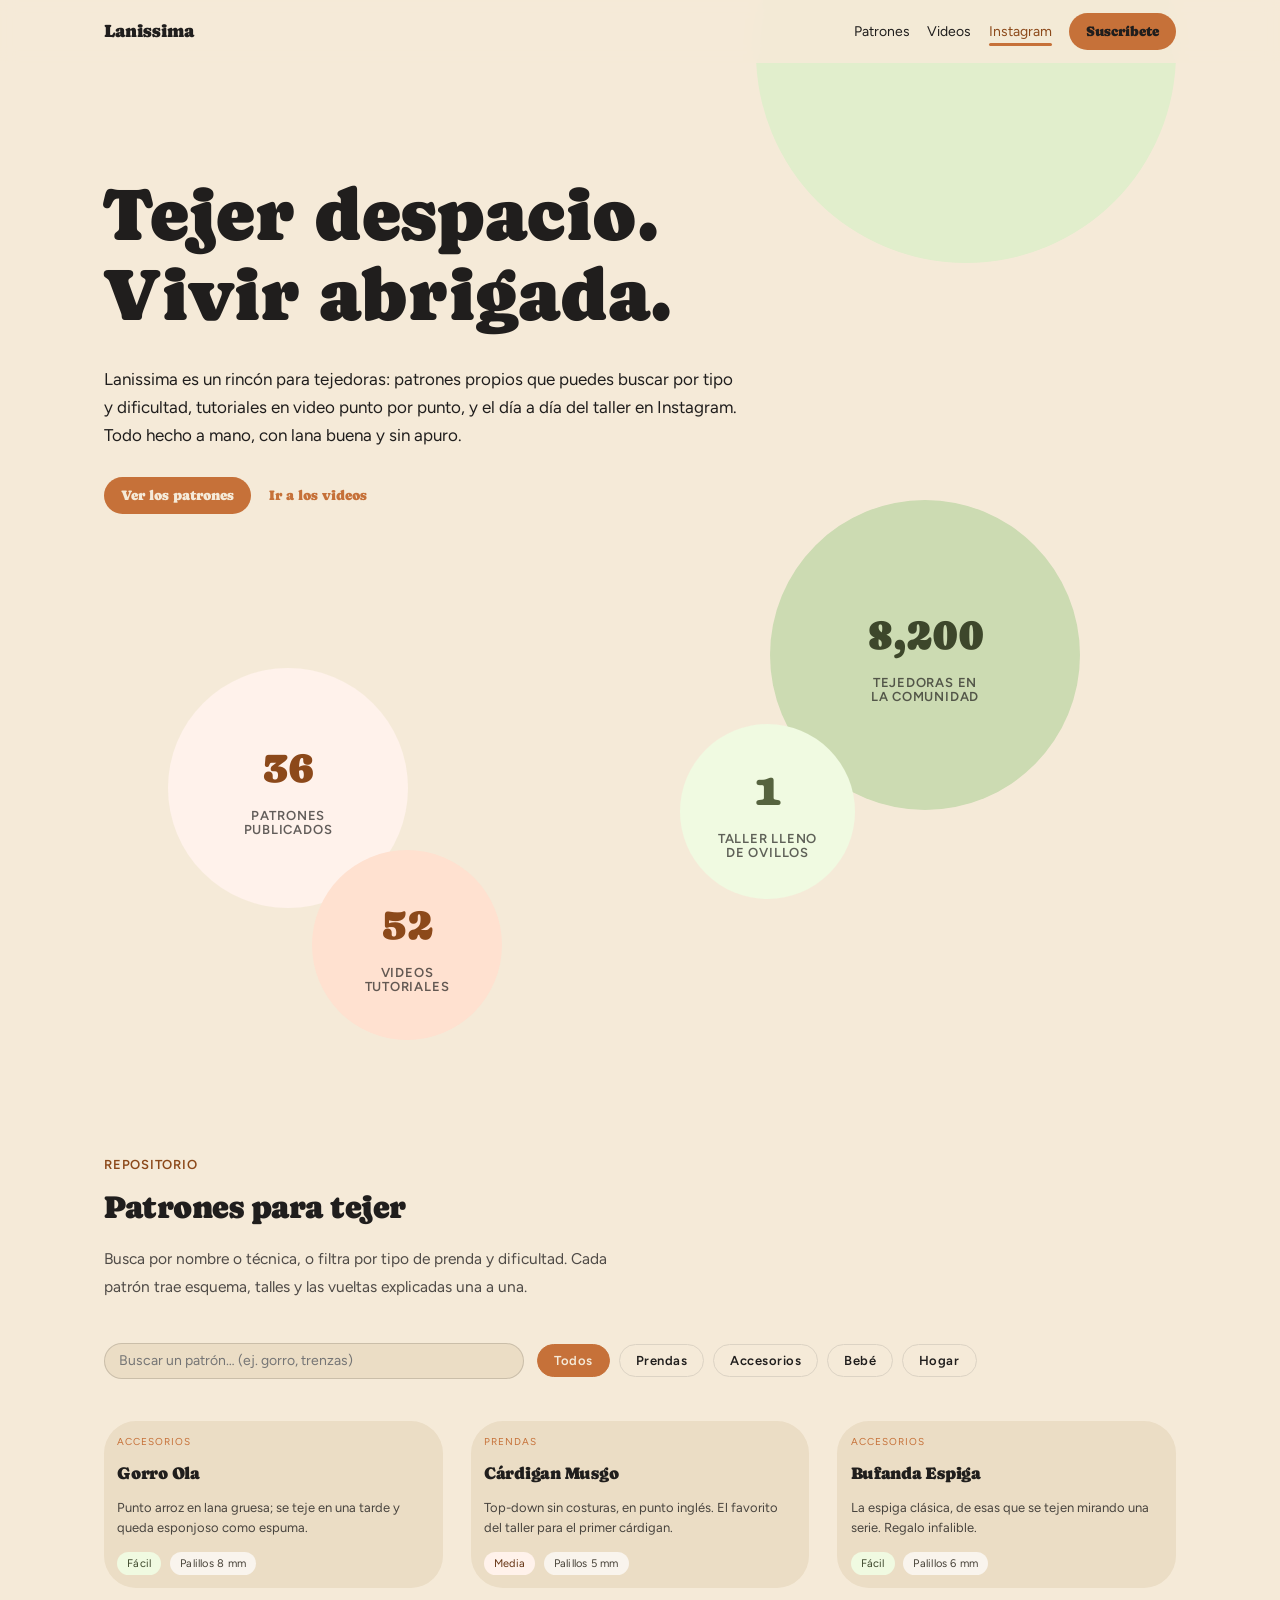
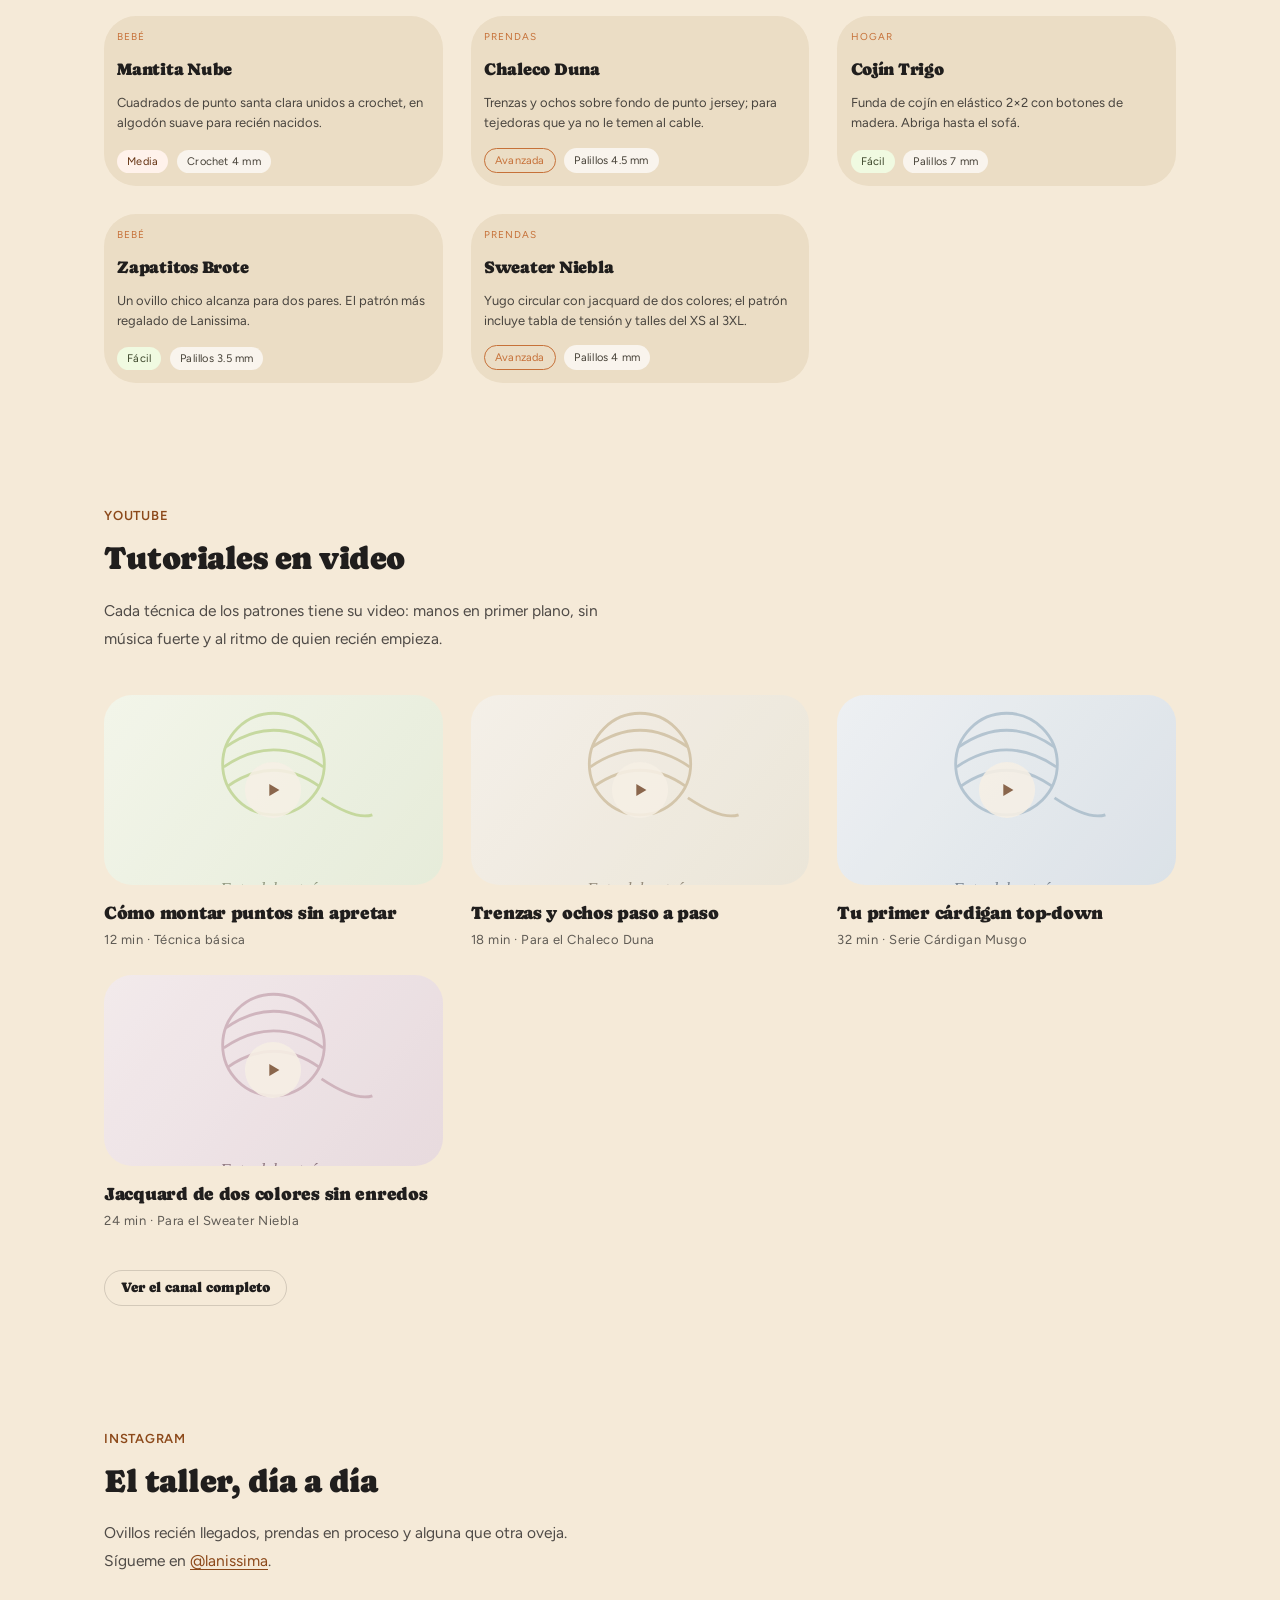
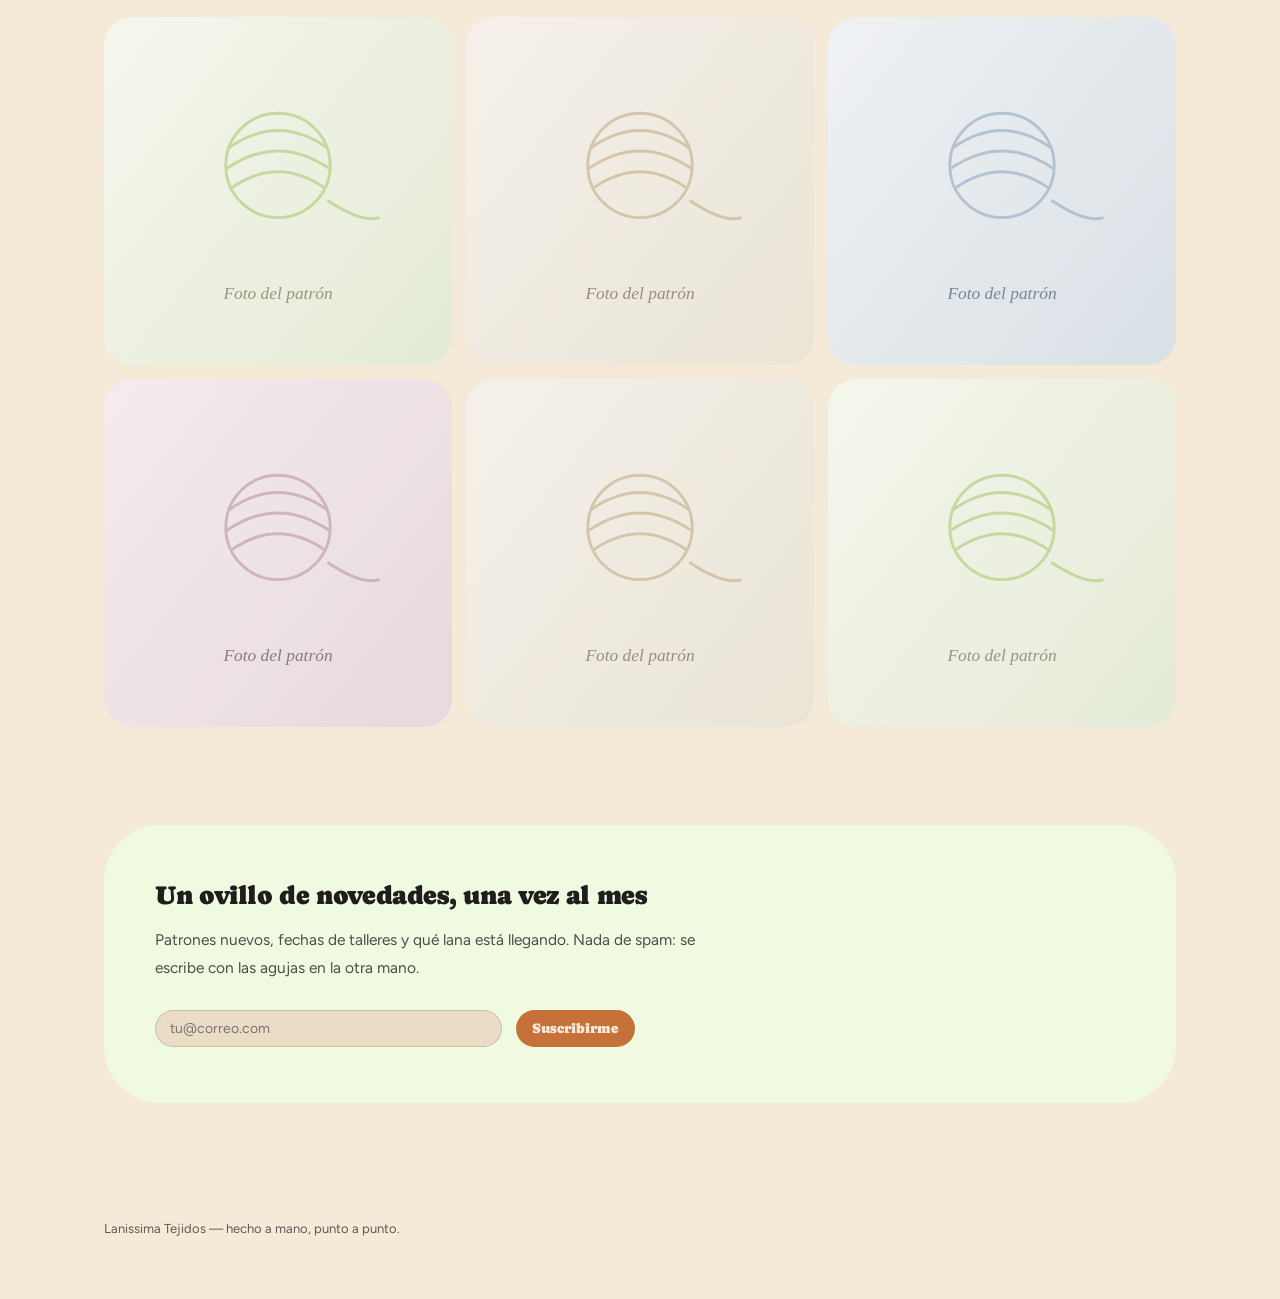
<file: index.html>
<!doctype html>
<html lang="es">
<head>
<meta charset="utf-8" />
<meta name="viewport" content="width=device-width, initial-scale=1" />
<title>Lanissima Tejidos</title>
<link rel="stylesheet" href="assets/css/style.css" />
<style>
/* Lanissima Tejidos — página construida sobre el scaffolding del landing
   Organic: ritmo de 28px, Caprasimo sobre Figtree, formas redondas,
   fotografías lavadas (.washed). Todos los colores/tipos/radios vienen
   de styles.css. */
:root {
  --leading: 28px;
  --half: 14px;
  --edge: clamp(20px, 5vw, 72px);
  --measure: 58ch;
}
html { scroll-behavior: smooth; }
@media (prefers-reduced-motion: reduce) { html { scroll-behavior: auto; } }
body { margin: 0; text-wrap: pretty; overflow-x: clip; }
.wrap { max-width: 1200px; margin: 0 auto; padding: 0 var(--edge); }
.nav { padding-inline: max(var(--edge), calc((100% - 1200px) / 2 + var(--edge)));
  position: sticky; top: 0; z-index: 10;
  background: color-mix(in srgb, var(--color-bg) 88%, transparent);
  backdrop-filter: blur(8px); }
.nav a { white-space: nowrap; position: relative; }
/* menú animado: subrayado terracota que crece desde la izquierda */
.nav a::after { content: ""; position: absolute; left: 0; right: 100%; bottom: -4px;
  height: 3px; border-radius: 999px; background: var(--color-accent);
  transition: right .28s cubic-bezier(.4,0,.2,1); }
.nav a:hover::after, .nav a.is-active::after { right: 0; }
.nav a.is-active { color: var(--color-accent-700); }
@media (max-width: 560px) { .nav a { display: none; } }

/* aparición suave de secciones al hacer scroll */
.reveal { opacity: 0; transform: translateY(18px);
  transition: opacity .6s ease, transform .6s cubic-bezier(.22,.9,.3,1); }
.reveal.is-in { opacity: 1; transform: none; }
@media (prefers-reduced-motion: reduce) { .reveal { opacity: 1; transform: none; transition: none; } }

.kicker {
  display: block; font-size: 13px; line-height: var(--half);
  letter-spacing: 0.06em; text-transform: uppercase; font-weight: 600;
  color: var(--color-accent-700);
  font-feature-settings: "tnum" 1;
  margin: 0 0 calc(var(--leading) - var(--half));
}

/* — hero — */
.hero { position: relative; padding: calc(4 * var(--leading)) 0 calc(3 * var(--leading)); }
.hero::before { content: ""; position: absolute; right: -180px; top: -220px;
  width: 420px; height: 420px; border-radius: 50%;
  background: var(--color-accent-2-200); pointer-events: none; z-index: -1; }
@media (max-width: 1420px) { .hero::before { right: 0; } }
.display {
  font-family: var(--font-heading); font-weight: var(--font-heading-weight);
  font-size: clamp(40px, 5.8vw, 76px);
  line-height: clamp(43px, 6.26vw, 82px);
  letter-spacing: 0; margin: 0; margin-left: -0.028em;
  text-box: trim-both cap alphabetic;
}
.display .line { display: block; }
.hero .sub { font-size: 17px; line-height: var(--leading); max-width: var(--measure);
  margin: calc(1.5 * var(--leading) - 1cap) 0 0;
  text-box: trim-both cap alphabetic; }
.hero .row { display: flex; gap: var(--space-3); flex-wrap: wrap; margin-top: var(--leading); }

/* — el ovillar (círculos de cifras, como ovillos sueltos) — */
.bed { position: relative; padding: calc(1.5 * var(--leading)) 0 calc(2.5 * var(--leading));
  min-height: calc(17 * var(--leading)); }
.seed { position: absolute; border-radius: 50%; aspect-ratio: 1;
  display: grid; place-content: center; text-align: center;
  padding: var(--leading); box-sizing: border-box; }
.seed-a { width: 240px; left: 64px; top: calc(2.5 * var(--leading));
  background: var(--color-accent-100); }
.seed-b { width: 190px; left: 208px; top: calc(9 * var(--leading));
  background: var(--color-accent-200); }
.seed-c { width: 310px; right: 96px; top: calc(-3.5 * var(--leading));
  background: var(--color-accent-2-300); }
.seed-d { width: 175px; right: 321px; top: calc(4.5 * var(--leading));
  background: var(--color-accent-2-100); }
.seed .stat-num { font-family: var(--font-heading); font-weight: var(--font-heading-weight);
  font-size: clamp(34px, 3.4vw, 48px); line-height: calc(2 * var(--leading));
  margin: 0; text-box: trim-both cap alphabetic; }
.seed-a .stat-num, .seed-b .stat-num { color: var(--color-accent-700); }
.seed-d .stat-num { color: var(--color-accent-2-700); }
.seed-c .stat-num { color: var(--color-accent-2-800); }
.seed .stat-label { font-size: 13px; line-height: var(--half); letter-spacing: 0.06em;
  text-transform: uppercase; font-weight: 600;
  color: color-mix(in srgb, var(--color-text) 70%, transparent);
  margin: var(--half) 0 0; max-width: 17ch; text-wrap: balance; }

/* — patrones: buscador + repositorio — */
.patterns { padding: calc(3 * var(--leading)) 0 calc(2 * var(--leading)); }
.patterns h2, .videos h2, .insta h2 { font-family: var(--font-heading);
  font-weight: var(--font-heading-weight);
  font-size: 32px; line-height: calc(1.5 * var(--leading)); margin: 0;
  text-box: trim-both cap alphabetic; }
.section-sub { font-size: 15.5px; line-height: var(--leading);
  color: color-mix(in srgb, var(--color-text) 78%, transparent);
  margin: calc(var(--leading) - 1cap) 0 0; max-width: 52ch;
  text-box: trim-both cap alphabetic; }
.search-row { display: flex; gap: var(--space-3); flex-wrap: wrap; align-items: center;
  margin-top: calc(1.5 * var(--leading)); }
.search-row .input { flex: 1; min-width: 220px; max-width: 420px; }
.filter-chips { display: flex; gap: var(--space-2); flex-wrap: wrap; }
.chip { border: 1.5px solid var(--color-neutral-300); background: transparent;
  color: var(--color-text); font: 600 13px/1 var(--font-body);
  letter-spacing: 0.04em; padding: 9px 16px; border-radius: 999px;
  cursor: pointer; transition: background .2s ease, border-color .2s ease, color .2s ease; }
.chip:hover { background: var(--color-accent-100); border-color: var(--color-accent-300); }
.chip:active { background: var(--color-accent-200); }
.chip:focus-visible { outline: 2px solid var(--color-accent); outline-offset: 2px; }
.chip.is-on { background: var(--color-accent); border-color: var(--color-accent);
  color: var(--color-bg); }
.chip.is-on:hover { background: var(--color-accent-600); border-color: var(--color-accent-600); }
.pattern-grid { display: grid; grid-template-columns: repeat(auto-fill, minmax(250px, 1fr));
  gap: var(--leading); margin-top: calc(1.5 * var(--leading)); }
.pattern-card { display: flex; flex-direction: column; gap: var(--half); }
.pattern-card .card-title { margin: 0; }
.pattern-card .meta-row { display: flex; gap: var(--space-2); flex-wrap: wrap; margin-top: auto; }
.pattern-empty { display: none; font-size: 15.5px; line-height: var(--leading);
  color: color-mix(in srgb, var(--color-text) 70%, transparent);
  margin-top: calc(1.5 * var(--leading)); }

/* — videos — */
.videos { padding: calc(2.5 * var(--leading)) 0 calc(2 * var(--leading)); }
.video-grid { display: grid; grid-template-columns: repeat(auto-fill, minmax(260px, 1fr));
  gap: var(--leading); margin-top: calc(1.5 * var(--leading)); }
.video-card { display: block; text-decoration: none; color: inherit; }
.video-thumb { position: relative; border-radius: var(--radius-lg); overflow: hidden; }
.video-thumb img { width: 100%; aspect-ratio: 16 / 9; display: block; object-fit: cover; }
.video-thumb .play { position: absolute; inset: 0; display: grid; place-content: center;
  pointer-events: none; }
.video-thumb .play span { display: grid; place-content: center; width: 56px; height: 56px;
  border-radius: 50%; background: color-mix(in srgb, var(--color-bg) 88%, transparent);
  color: var(--color-accent-700); transition: transform .25s cubic-bezier(.34,1.4,.5,1), background .2s ease; }
.video-card:hover .play span { transform: scale(1.12); background: var(--color-bg); }
.video-card:focus-visible { outline: 2px solid var(--color-accent); outline-offset: 4px;
  border-radius: var(--radius-lg); }
.video-title { font-family: var(--font-heading); font-weight: var(--font-heading-weight);
  font-size: 18px; line-height: var(--leading); margin: var(--half) 0 0; }
.video-meta { font-size: 13px; line-height: var(--half); letter-spacing: 0.04em;
  color: color-mix(in srgb, var(--color-text) 70%, transparent); margin: 6px 0 0; }
.videos .more { margin-top: calc(1.5 * var(--leading)); }

/* — instagram — */
.insta { padding: calc(2.5 * var(--leading)) 0 calc(2 * var(--leading)); }
.insta-grid { display: grid; grid-template-columns: repeat(3, minmax(0, 1fr));
  gap: var(--half); margin-top: calc(1.5 * var(--leading)); }
.insta-item { display: block; border-radius: var(--radius-lg); overflow: hidden;
  transition: transform .3s cubic-bezier(.22,.9,.3,1); }
.insta-item:hover { transform: translateY(-4px); }
.insta-item:focus-visible { outline: 2px solid var(--color-accent); outline-offset: 3px; }
.insta-item img { width: 100%; aspect-ratio: 1; display: block; object-fit: cover; }
@media (max-width: 640px) { .insta-grid { grid-template-columns: repeat(2, minmax(0, 1fr)); } }

/* — cierre — */
.close { padding: calc(1.5 * var(--leading)) 0 calc(2 * var(--leading)); }
.patch { background: var(--color-accent-2-100);
  border-radius: calc(2 * var(--radius-lg));
  padding: calc(2 * var(--leading)) clamp(24px, 4vw, 64px); }
.patch h3 { font-family: var(--font-heading); font-weight: var(--font-heading-weight);
  font-size: 26px; line-height: var(--leading); margin: 0; text-box: trim-both cap alphabetic; }
.patch .sub { font-size: 15.5px; line-height: var(--leading);
  color: color-mix(in srgb, var(--color-text) 78%, transparent);
  margin: calc(var(--leading) - 1cap) 0 0; max-width: var(--measure); text-box: trim-both cap alphabetic; }
.signup { display: flex; gap: var(--space-3); align-items: stretch; max-width: 480px;
  margin-top: var(--leading); }
.signup .input { flex: 1; }
.signup .input, .signup .btn { min-height: 36px; }
footer { padding: calc(2 * var(--leading)) 0; font-size: 13px; line-height: var(--leading);
  color: color-mix(in srgb, var(--color-text) 70%, transparent); }
a { color: var(--color-accent-700); }
a:hover { color: var(--color-accent-800); }

/* — colapso responsivo del ovillar — */
@media (max-width: 1080px) {
  .bed { min-height: 0; display: grid; grid-template-columns: repeat(2, minmax(0, 1fr));
    gap: var(--leading) var(--half); justify-items: center;
    padding-bottom: calc(3.5 * var(--leading)); }
  .seed { position: static; width: min(clamp(160px, 44vw, 240px), 100%); }
  .seed-c { width: min(clamp(180px, 50vw, 280px), 100%); }
  .seed-b, .seed-d { transform: translateY(var(--leading)); }
}
@media (max-width: 720px) {
  .hero { padding-top: calc(2.5 * var(--leading)); }
  .hero::before { width: 280px; height: 280px; top: -160px; }
}
@media (max-width: 389px) {
  .bed { grid-template-columns: 1fr; gap: var(--leading); }
  .seed { width: clamp(160px, 56vw, 220px); }
  .seed-c { width: clamp(180px, 62vw, 240px); }
  .seed-a, .seed-c { justify-self: start; }
  .seed-b, .seed-d { transform: none; justify-self: end; }
}
</style>
</head>
<body>
<nav class="nav">
  <span class="nav-brand">Lanissima</span>
  <a href="#patrones">Patrones</a>
  <a href="#videos">Videos</a>
  <a href="#instagram">Instagram</a>
  <a class="btn btn-primary" href="#novedades" style="text-decoration:none">Suscríbete</a>
</nav>
<div class="wrap">

  <section class="hero">
    <h1 class="display"><span class="line">Tejer despacio.</span> <span class="line">Vivir abrigada.</span></h1>
    <p class="sub">Lanissima es un rincón para tejedoras: patrones propios que puedes buscar por tipo y dificultad, tutoriales en video punto por punto, y el día a día del taller en Instagram. Todo hecho a mano, con lana buena y sin apuro.</p>
    <div class="row">
      <a class="btn btn-primary" href="#patrones" style="text-decoration:none">Ver los patrones</a>
      <a class="btn btn-ghost" href="#videos" style="text-decoration:none">Ir a los videos</a>
    </div>
  </section>

  <section class="bed" aria-label="Lanissima en cifras">
    <div class="seed seed-a"><p class="stat-num">36</p><p class="stat-label">Patrones publicados</p></div>
    <div class="seed seed-b"><p class="stat-num">52</p><p class="stat-label">Videos tutoriales</p></div>
    <div class="seed seed-c"><p class="stat-num">8,200</p><p class="stat-label">Tejedoras en la comunidad</p></div>
    <div class="seed seed-d"><p class="stat-num">1</p><p class="stat-label">Taller lleno de ovillos</p></div>
  </section>

  <section class="patterns reveal" id="patrones">
    <span class="kicker">Repositorio</span>
    <h2>Patrones para tejer</h2>
    <p class="section-sub">Busca por nombre o técnica, o filtra por tipo de prenda y dificultad. Cada patrón trae esquema, talles y las vueltas explicadas una a una.</p>
    <div class="search-row">
      <input class="input" id="pattern-search" type="search" placeholder="Buscar un patrón… (ej. gorro, trenzas)" aria-label="Buscar patrones" />
      <div class="filter-chips" role="group" aria-label="Filtrar por categoría">
        <button type="button" class="chip is-on" data-cat="">Todos</button>
        <button type="button" class="chip" data-cat="prendas">Prendas</button>
        <button type="button" class="chip" data-cat="accesorios">Accesorios</button>
        <button type="button" class="chip" data-cat="bebe">Bebé</button>
        <button type="button" class="chip" data-cat="hogar">Hogar</button>
      </div>
    </div>
    <div class="pattern-grid" id="pattern-grid">
      <article class="card pattern-card" data-cat="accesorios" data-search="gorro ola punto arroz accesorios facil lana gruesa">
        <span class="card-kicker">Accesorios</span>
        <h3 class="card-title">Gorro Ola</h3>
        <p class="card-body">Punto arroz en lana gruesa; se teje en una tarde y queda esponjoso como espuma.</p>
        <div class="meta-row"><span class="tag tag-accent-2">Fácil</span><span class="tag tag-neutral">Palillos 8 mm</span></div>
      </article>
      <article class="card pattern-card" data-cat="prendas" data-search="cardigan musgo prendas media punto ingles top down">
        <span class="card-kicker">Prendas</span>
        <h3 class="card-title">Cárdigan Musgo</h3>
        <p class="card-body">Top-down sin costuras, en punto inglés. El favorito del taller para el primer cárdigan.</p>
        <div class="meta-row"><span class="tag tag-accent">Media</span><span class="tag tag-neutral">Palillos 5 mm</span></div>
      </article>
      <article class="card pattern-card" data-cat="accesorios" data-search="bufanda espiga accesorios facil punto espiga regalo">
        <span class="card-kicker">Accesorios</span>
        <h3 class="card-title">Bufanda Espiga</h3>
        <p class="card-body">La espiga clásica, de esas que se tejen mirando una serie. Regalo infalible.</p>
        <div class="meta-row"><span class="tag tag-accent-2">Fácil</span><span class="tag tag-neutral">Palillos 6 mm</span></div>
      </article>
      <article class="card pattern-card" data-cat="bebe" data-search="mantita nube bebe media manta apego algodon">
        <span class="card-kicker">Bebé</span>
        <h3 class="card-title">Mantita Nube</h3>
        <p class="card-body">Cuadrados de punto santa clara unidos a crochet, en algodón suave para recién nacidos.</p>
        <div class="meta-row"><span class="tag tag-accent">Media</span><span class="tag tag-neutral">Crochet 4 mm</span></div>
      </article>
      <article class="card pattern-card" data-cat="prendas" data-search="chaleco duna prendas avanzada trenzas ochos">
        <span class="card-kicker">Prendas</span>
        <h3 class="card-title">Chaleco Duna</h3>
        <p class="card-body">Trenzas y ochos sobre fondo de punto jersey; para tejedoras que ya no le temen al cable.</p>
        <div class="meta-row"><span class="tag tag-outline">Avanzada</span><span class="tag tag-neutral">Palillos 4.5 mm</span></div>
      </article>
      <article class="card pattern-card" data-cat="hogar" data-search="cojin trigo hogar facil punto elastico decoracion">
        <span class="card-kicker">Hogar</span>
        <h3 class="card-title">Cojín Trigo</h3>
        <p class="card-body">Funda de cojín en elástico 2×2 con botones de madera. Abriga hasta el sofá.</p>
        <div class="meta-row"><span class="tag tag-accent-2">Fácil</span><span class="tag tag-neutral">Palillos 7 mm</span></div>
      </article>
      <article class="card pattern-card" data-cat="bebe" data-search="zapatitos brote bebe facil zapatos regalo nacimiento">
        <span class="card-kicker">Bebé</span>
        <h3 class="card-title">Zapatitos Brote</h3>
        <p class="card-body">Un ovillo chico alcanza para dos pares. El patrón más regalado de Lanissima.</p>
        <div class="meta-row"><span class="tag tag-accent-2">Fácil</span><span class="tag tag-neutral">Palillos 3.5 mm</span></div>
      </article>
      <article class="card pattern-card" data-cat="prendas" data-search="sweater niebla prendas avanzada jacquard yugo circular">
        <span class="card-kicker">Prendas</span>
        <h3 class="card-title">Sweater Niebla</h3>
        <p class="card-body">Yugo circular con jacquard de dos colores; el patrón incluye tabla de tensión y talles del XS al 3XL.</p>
        <div class="meta-row"><span class="tag tag-outline">Avanzada</span><span class="tag tag-neutral">Palillos 4 mm</span></div>
      </article>
    </div>
    <p class="pattern-empty" id="pattern-empty">No encontré patrones con esa búsqueda — prueba con otra palabra, o destela los filtros.</p>
  </section>

  <section class="videos reveal" id="videos">
    <span class="kicker">YouTube</span>
    <h2>Tutoriales en video</h2>
    <p class="section-sub">Cada técnica de los patrones tiene su video: manos en primer plano, sin música fuerte y al ritmo de quien recién empieza.</p>
    <div class="video-grid">
      <a class="video-card" href="https://www.youtube.com/@lanissima" target="_blank" rel="noopener">
        <div class="video-thumb washed">
          <img src="uploads/placeholder-1.svg" alt="Miniatura del video: montar puntos" loading="lazy" />
          <div class="play"><span><svg width="22" height="22" viewBox="0 0 24 24" fill="currentColor"><path d="M8 5.5v13l11-6.5z"/></svg></span></div>
        </div>
        <h3 class="video-title">Cómo montar puntos sin apretar</h3>
        <p class="video-meta">12 min · Técnica básica</p>
      </a>
      <a class="video-card" href="https://www.youtube.com/@lanissima" target="_blank" rel="noopener">
        <div class="video-thumb washed">
          <img src="uploads/placeholder-2.svg" alt="Miniatura del video: trenzas y ochos" loading="lazy" />
          <div class="play"><span><svg width="22" height="22" viewBox="0 0 24 24" fill="currentColor"><path d="M8 5.5v13l11-6.5z"/></svg></span></div>
        </div>
        <h3 class="video-title">Trenzas y ochos paso a paso</h3>
        <p class="video-meta">18 min · Para el Chaleco Duna</p>
      </a>
      <a class="video-card" href="https://www.youtube.com/@lanissima" target="_blank" rel="noopener">
        <div class="video-thumb washed">
          <img src="uploads/placeholder-3.svg" alt="Miniatura del video: cárdigan top-down" loading="lazy" />
          <div class="play"><span><svg width="22" height="22" viewBox="0 0 24 24" fill="currentColor"><path d="M8 5.5v13l11-6.5z"/></svg></span></div>
        </div>
        <h3 class="video-title">Tu primer cárdigan top-down</h3>
        <p class="video-meta">32 min · Serie Cárdigan Musgo</p>
      </a>
      <a class="video-card" href="https://www.youtube.com/@lanissima" target="_blank" rel="noopener">
        <div class="video-thumb washed">
          <img src="uploads/placeholder-hero.svg" alt="Miniatura del video: jacquard de dos colores" loading="lazy" />
          <div class="play"><span><svg width="22" height="22" viewBox="0 0 24 24" fill="currentColor"><path d="M8 5.5v13l11-6.5z"/></svg></span></div>
        </div>
        <h3 class="video-title">Jacquard de dos colores sin enredos</h3>
        <p class="video-meta">24 min · Para el Sweater Niebla</p>
      </a>
    </div>
    <div class="more"><a class="btn btn-secondary" href="https://www.youtube.com/@lanissima" target="_blank" rel="noopener" style="text-decoration:none">Ver el canal completo</a></div>
  </section>

  <section class="insta reveal" id="instagram">
    <span class="kicker">Instagram</span>
    <h2>El taller, día a día</h2>
    <p class="section-sub">Ovillos recién llegados, prendas en proceso y alguna que otra oveja. Sígueme en <a href="https://www.instagram.com/lanissima" target="_blank" rel="noopener">@lanissima</a>.</p>
    <div class="insta-grid">
      <a class="insta-item washed" href="https://www.instagram.com/lanissima" target="_blank" rel="noopener" aria-label="Publicación de Instagram 1">
        <img src="uploads/placeholder-1.svg" alt="Foto de Instagram 1" loading="lazy" />
      </a>
      <a class="insta-item washed" href="https://www.instagram.com/lanissima" target="_blank" rel="noopener" aria-label="Publicación de Instagram 2">
        <img src="uploads/placeholder-2.svg" alt="Foto de Instagram 2" loading="lazy" />
      </a>
      <a class="insta-item washed" href="https://www.instagram.com/lanissima" target="_blank" rel="noopener" aria-label="Publicación de Instagram 3">
        <img src="uploads/placeholder-3.svg" alt="Foto de Instagram 3" loading="lazy" />
      </a>
      <a class="insta-item washed" href="https://www.instagram.com/lanissima" target="_blank" rel="noopener" aria-label="Publicación de Instagram 4">
        <img src="uploads/placeholder-hero.svg" alt="Foto de Instagram 4" loading="lazy" />
      </a>
      <a class="insta-item washed" href="https://www.instagram.com/lanissima" target="_blank" rel="noopener" aria-label="Publicación de Instagram 5">
        <img src="uploads/placeholder-2.svg" alt="Foto de Instagram 5" loading="lazy" />
      </a>
      <a class="insta-item washed" href="https://www.instagram.com/lanissima" target="_blank" rel="noopener" aria-label="Publicación de Instagram 6">
        <img src="uploads/placeholder-1.svg" alt="Foto de Instagram 6" loading="lazy" />
      </a>
    </div>
  </section>

  <section class="close reveal" id="novedades">
    <div class="patch">
      <h3>Un ovillo de novedades, una vez al mes</h3>
      <p class="sub">Patrones nuevos, fechas de talleres y qué lana está llegando. Nada de spam: se escribe con las agujas en la otra mano.</p>
      <div class="signup">
        <input class="input" type="email" placeholder="tu@correo.com" aria-label="Correo electrónico" />
        <button type="button" class="btn btn-primary">Suscribirme</button>
      </div>
    </div>
  </section>

  <footer>Lanissima Tejidos — hecho a mano, punto a punto.</footer>
</div>

<script>
(() => {
  // Buscador de patrones: texto + chips de categoría
  const input = document.getElementById('pattern-search');
  const chips = [...document.querySelectorAll('.chip')];
  const cards = [...document.querySelectorAll('.pattern-card')];
  const empty = document.getElementById('pattern-empty');
  let cat = '';
  const norm = s => s.toLowerCase().normalize('NFD').replace(/[\u0300-\u036f]/g, '');
  function apply() {
    const q = norm(input.value.trim());
    let shown = 0;
    for (const c of cards) {
      const ok = (!cat || c.dataset.cat === cat) && (!q || norm(c.dataset.search).includes(q));
      c.style.display = ok ? '' : 'none';
      if (ok) shown++;
    }
    empty.style.display = shown ? 'none' : 'block';
  }
  input.addEventListener('input', apply);
  chips.forEach(ch => ch.addEventListener('click', () => {
    chips.forEach(o => o.classList.remove('is-on'));
    ch.classList.add('is-on');
    cat = ch.dataset.cat;
    apply();
  }));

  // Aparición suave de secciones
  const io = new IntersectionObserver(entries => {
    for (const e of entries) if (e.isIntersecting) { e.target.classList.add('is-in'); io.unobserve(e.target); }
  }, { rootMargin: '0px 0px -12% 0px' });
  document.querySelectorAll('.reveal').forEach(el => io.observe(el));

  // Menú: enlace activo según la sección visible
  const links = [...document.querySelectorAll('.nav a[href^="#"]')].filter(a => a.getAttribute('href') !== '#novedades');
  const byId = Object.fromEntries(links.map(a => [a.getAttribute('href').slice(1), a]));
  const spy = new IntersectionObserver(entries => {
    for (const e of entries) {
      const link = byId[e.target.id];
      if (!link) continue;
      if (e.isIntersecting) { links.forEach(l => l.classList.remove('is-active')); link.classList.add('is-active'); }
    }
  }, { rootMargin: '-30% 0px -55% 0px' });
  Object.keys(byId).forEach(id => { const s = document.getElementById(id); if (s) spy.observe(s); });
})();
</script>
</body>
</html>
</file>
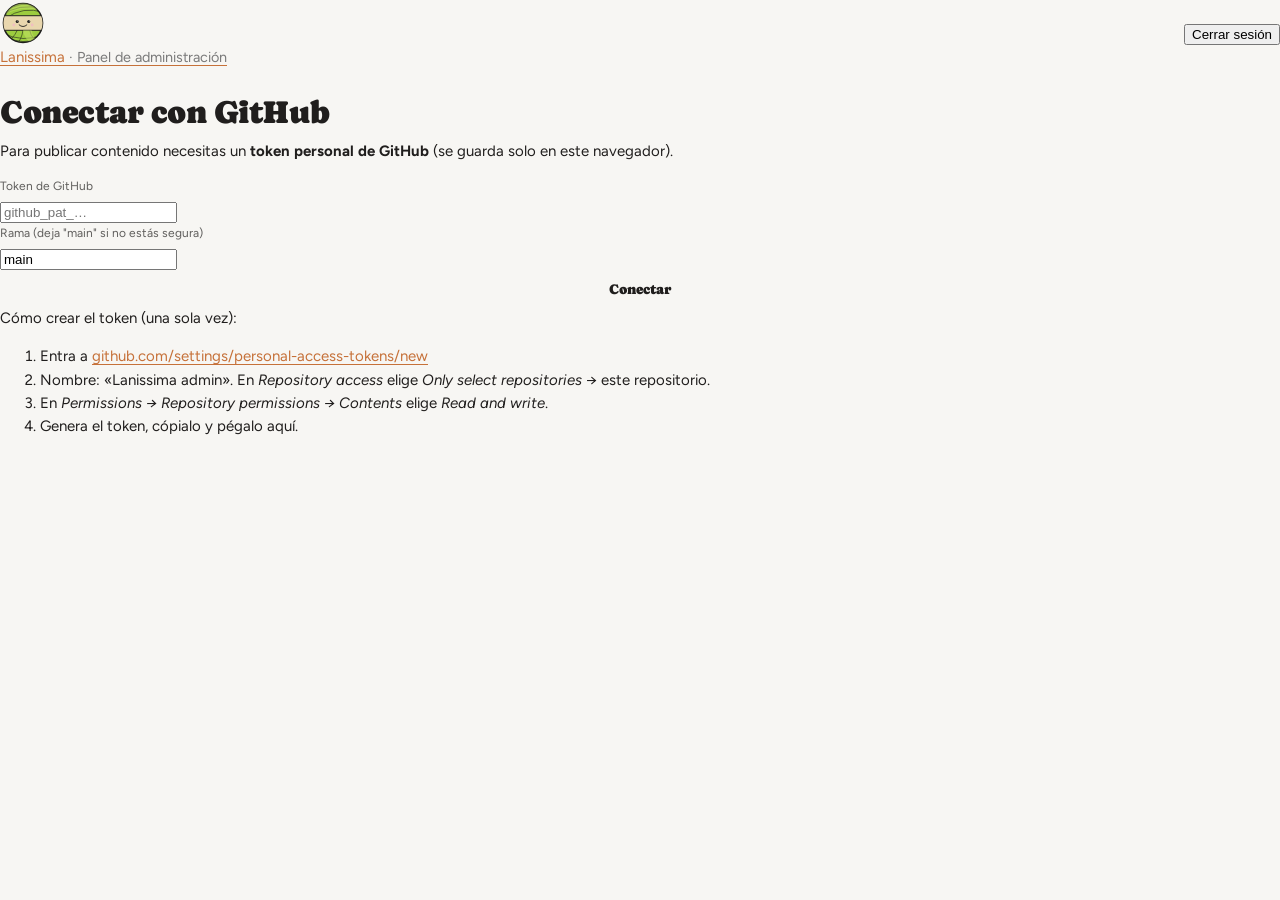
<file: admin.html>
<!DOCTYPE html>
<html lang="es">
<head>
  <meta charset="UTF-8">
  <meta name="viewport" content="width=device-width, initial-scale=1">
  <title>Administración — Lanissima Tejidos</title>
  <meta name="robots" content="noindex, nofollow">
  <link rel="icon" type="image/svg+xml" href="assets/img/logo-icon.svg">
  <link rel="preconnect" href="https://fonts.googleapis.com">
  <link rel="preconnect" href="https://fonts.gstatic.com" crossorigin>
  <link href="https://fonts.googleapis.com/css2?family=Cormorant+Garamond:wght@400;500;600&family=Jost:wght@300;400;500&display=swap" rel="stylesheet">
  <link rel="stylesheet" href="assets/css/style.css">
  <style>body { background: #f7f6f3; }</style>
</head>
<body>

  <div class="admin-wrap">
    <div style="display:flex;align-items:center;justify-content:space-between;margin-bottom:26px;flex-wrap:wrap;gap:10px">
      <a class="brand" href="index.html">
        <img src="assets/img/logo-icon.svg" alt="Lanissima" style="width:46px;height:46px">
        <span class="brand-name">Lanissima <small style="font-size:0.9rem;color:#7a7a7a">· Panel de administración</small></span>
      </a>
      <button class="btn-small" id="logout-btn">Cerrar sesión</button>
    </div>

    <!-- Conexión -->
    <div class="admin-card" id="login-card">
      <h2>Conectar con GitHub</h2>
      <p style="margin-bottom:14px">Para publicar contenido necesitas un <strong>token personal de GitHub</strong> (se guarda solo en este navegador).</p>
      <div class="admin-form">
        <div class="field full">
          <label>Token de GitHub</label>
          <input type="password" id="token-input" placeholder="github_pat_…">
        </div>
        <div class="field">
          <label>Rama (deja "main" si no estás segura)</label>
          <input type="text" id="branch-input" value="main">
        </div>
        <div class="field" style="display:flex;align-items:flex-end">
          <button class="btn btn-solid" type="button" id="login-btn" style="width:100%">Conectar</button>
        </div>
      </div>
      <div class="token-hint">
        Cómo crear el token (una sola vez):
        <ol>
          <li>Entra a <a href="https://github.com/settings/personal-access-tokens/new" target="_blank" rel="noopener">github.com/settings/personal-access-tokens/new</a></li>
          <li>Nombre: «Lanissima admin». En <em>Repository access</em> elige <em>Only select repositories</em> → este repositorio.</li>
          <li>En <em>Permissions → Repository permissions → Contents</em> elige <em>Read and write</em>.</li>
          <li>Genera el token, cópialo y pégalo aquí.</li>
        </ol>
      </div>
    </div>

    <!-- Paneles -->
    <div id="admin-panels" style="display:none">
      <div class="admin-tabs">
        <button class="chip active" data-tab="patterns">Patrones</button>
        <button class="chip" data-tab="videos">Videos</button>
        <button class="chip" data-tab="instagram">Instagram</button>
        <button class="chip" data-tab="config">Configuración</button>
      </div>

      <!-- PATRONES -->
      <div class="admin-panel" id="panel-patterns">
        <div class="admin-card">
          <h2>Mis patrones</h2>
          <ul class="admin-list" id="patterns-list"></ul>
        </div>
        <div class="admin-card">
          <h2 id="pattern-form-title">Nuevo patrón</h2>
          <form id="pattern-form" class="admin-form">
            <div class="field">
              <label>Título (español) *</label>
              <input type="text" name="title_es" required>
            </div>
            <div class="field">
              <label>Título (inglés)</label>
              <input type="text" name="title_en">
            </div>
            <div class="field full">
              <label>Descripción (español)</label>
              <textarea name="desc_es" placeholder="Materiales, medidas, notas…"></textarea>
            </div>
            <div class="field full">
              <label>Descripción (inglés)</label>
              <textarea name="desc_en"></textarea>
            </div>
            <div class="field">
              <label>Categoría</label>
              <select name="category"></select>
            </div>
            <div class="field">
              <label>Dificultad</label>
              <select name="difficulty">
                <option value="principiante">Principiante</option>
                <option value="intermedio">Intermedio</option>
                <option value="avanzado">Avanzado</option>
              </select>
            </div>
            <div class="field">
              <label>Foto del patrón (JPG/PNG)</label>
              <input type="file" name="image" accept="image/*">
            </div>
            <div class="field">
              <label style="display:flex;align-items:center;gap:8px;text-transform:none;letter-spacing:normal;font-size:0.9rem">
                <input type="checkbox" name="featured" style="width:auto"> Destacar en la portada ⭐
              </label>
            </div>
            <div class="field">
              <label>PDF del patrón (español)</label>
              <input type="file" name="pdf" accept="application/pdf">
            </div>
            <div class="field">
              <label>PDF del patrón (inglés, opcional)</label>
              <input type="file" name="pdf_en" accept="application/pdf">
            </div>
            <div class="field full" style="display:flex;gap:12px">
              <button type="submit" class="btn btn-solid">Guardar patrón</button>
              <button type="button" class="btn" id="pattern-cancel" style="display:none">Cancelar edición</button>
            </div>
          </form>
        </div>
      </div>

      <!-- VIDEOS -->
      <div class="admin-panel" id="panel-videos" style="display:none">
        <div class="admin-card">
          <h2>Mis videos</h2>
          <ul class="admin-list" id="videos-list"></ul>
        </div>
        <div class="admin-card">
          <h2>Nuevo video</h2>
          <form id="video-form" class="admin-form">
            <div class="field full">
              <label>URL del video de YouTube *</label>
              <input type="text" name="url" placeholder="https://www.youtube.com/watch?v=…" required>
            </div>
            <div class="field">
              <label>Título (español) *</label>
              <input type="text" name="title_es" required>
            </div>
            <div class="field">
              <label>Título (inglés)</label>
              <input type="text" name="title_en">
            </div>
            <div class="field full">
              <button type="submit" class="btn btn-solid">Guardar video</button>
            </div>
          </form>
        </div>
      </div>

      <!-- INSTAGRAM -->
      <div class="admin-panel" id="panel-instagram" style="display:none">
        <div class="admin-card">
          <h2>Posts de Instagram en la portada</h2>
          <p style="margin-bottom:14px;color:#7a7a7a">Sube la foto de cada post que quieras mostrar y pega su enlace. Se muestran hasta 6, en este orden.</p>
          <ul class="admin-list" id="ig-list"></ul>
        </div>
        <div class="admin-card">
          <h2>Agregar post</h2>
          <form id="ig-form" class="admin-form">
            <div class="field">
              <label>Foto del post (JPG/PNG) *</label>
              <input type="file" name="image" accept="image/*" required>
            </div>
            <div class="field">
              <label>Enlace al post en Instagram *</label>
              <input type="url" name="url" placeholder="https://www.instagram.com/p/…" required>
            </div>
            <div class="field full">
              <button type="submit" class="btn btn-solid">Agregar a la portada</button>
            </div>
          </form>
        </div>
      </div>

      <!-- CONFIG -->
      <div class="admin-panel" id="panel-config" style="display:none">
        <div class="admin-card">
          <h2>Configuración del sitio</h2>
          <form id="config-form" class="admin-form">
            <div class="field">
              <label>Instagram (URL)</label>
              <input type="url" name="instagram" placeholder="https://instagram.com/…">
            </div>
            <div class="field">
              <label>YouTube (URL del canal)</label>
              <input type="url" name="youtube" placeholder="https://youtube.com/@…">
            </div>
            <div class="field">
              <label>TikTok (URL)</label>
              <input type="url" name="tiktok">
            </div>
            <div class="field">
              <label>Pinterest (URL)</label>
              <input type="url" name="pinterest">
            </div>
            <div class="field full">
              <label>Newsletter: URL de acción del formulario (Mailchimp, Buttondown…)</label>
              <input type="url" name="newsletterAction" placeholder="Déjalo vacío si aún no tienes proveedor">
            </div>
            <div class="field full">
              <button type="submit" class="btn btn-solid">Guardar configuración</button>
            </div>
          </form>
        </div>
      </div>
    </div>
  </div>

  <div class="admin-status" id="admin-status"></div>

  <script src="assets/js/admin.js"></script>
  <script>initAdmin();</script>
</body>
</html>
</file>
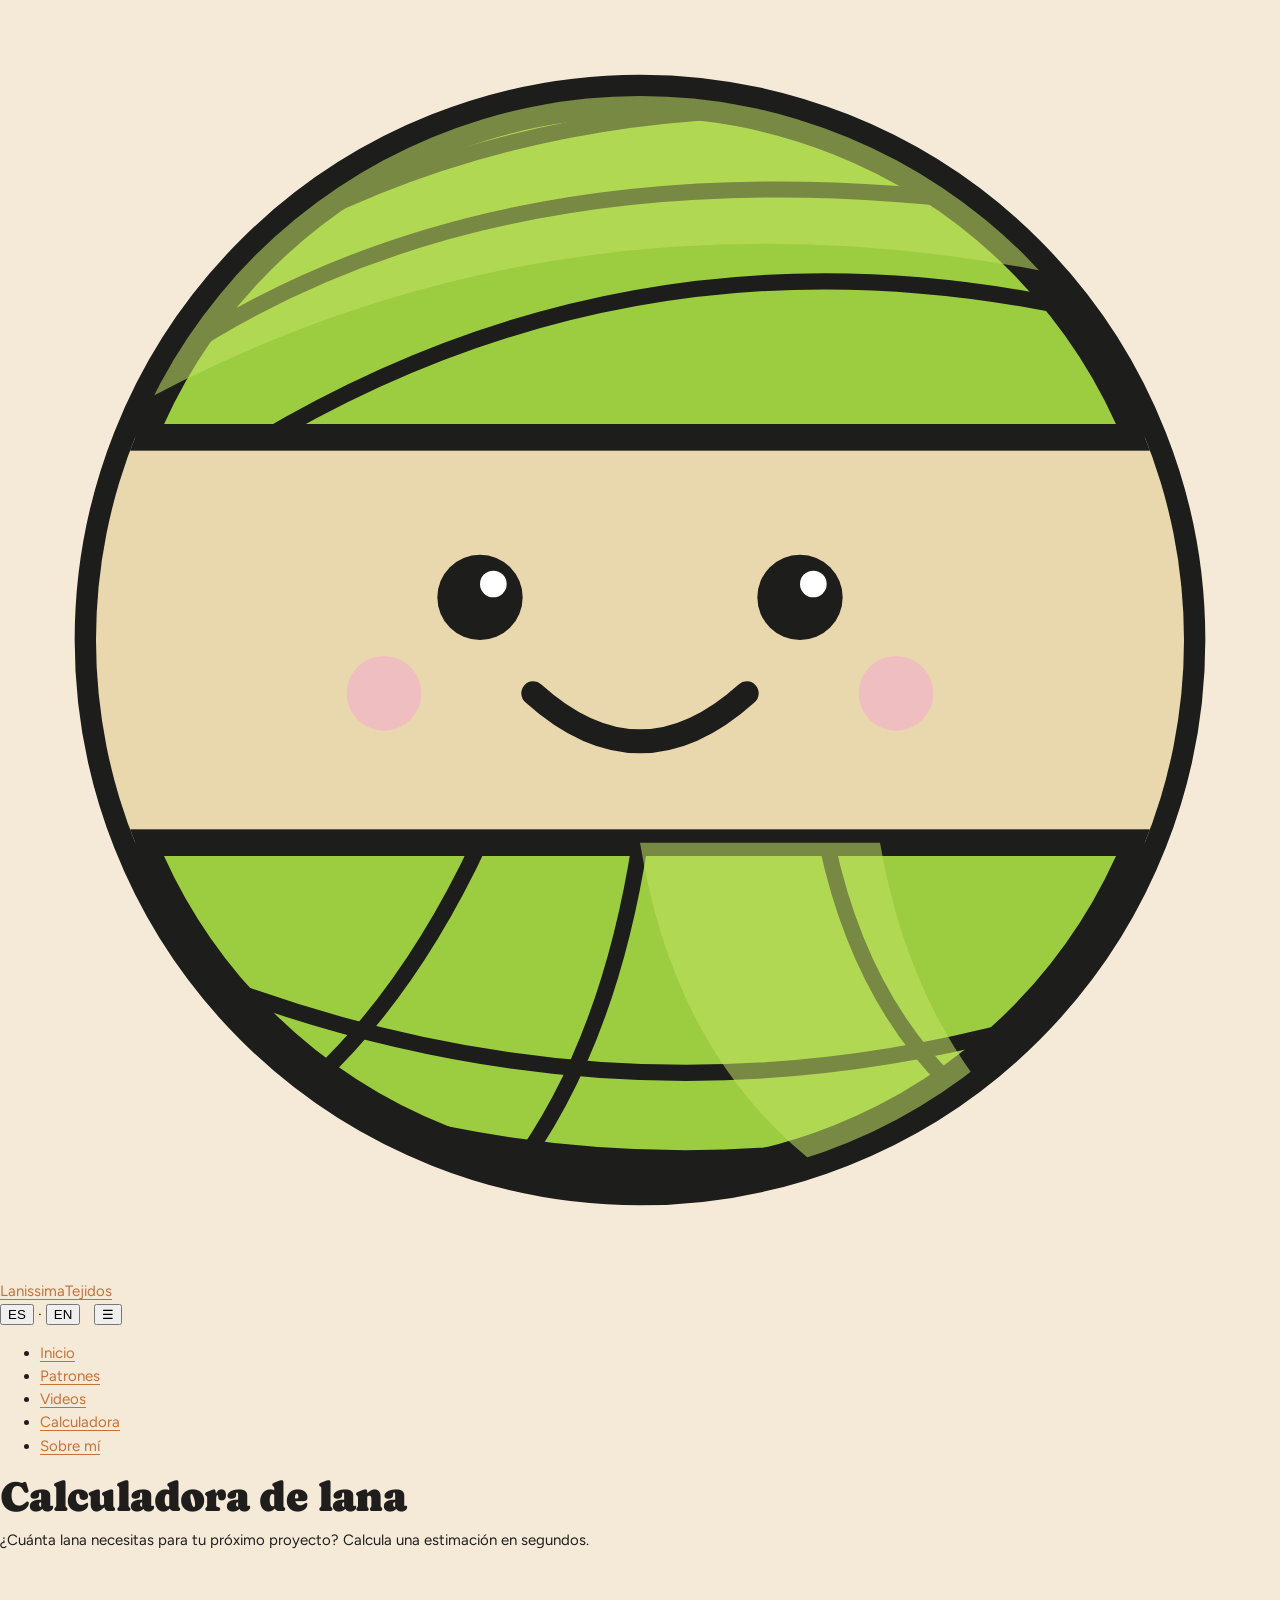
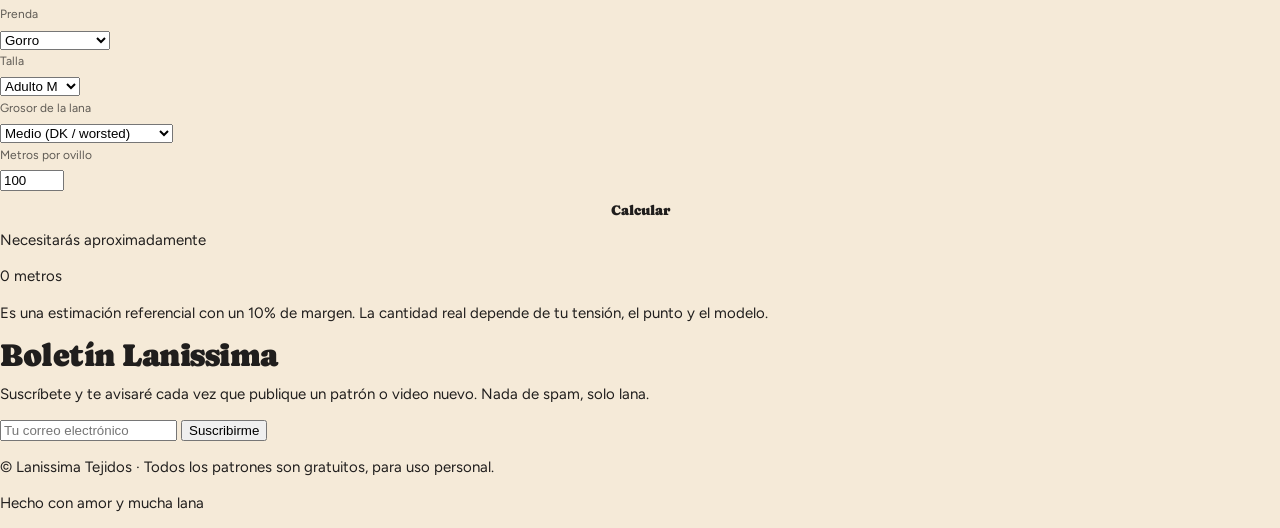
<file: calculadora.html>
<!DOCTYPE html>
<html lang="es">
<head>
  <meta charset="UTF-8">
  <meta name="viewport" content="width=device-width, initial-scale=1">
  <title>Calculadora de lana — Lanissima Tejidos</title>
  <meta name="description" content="Calcula cuánta lana necesitas para tu próximo proyecto de tejido: gorros, sweaters, mantas y más.">
  <link rel="icon" type="image/svg+xml" href="assets/img/logo-icon.svg">
  <link rel="preconnect" href="https://fonts.googleapis.com">
  <link rel="preconnect" href="https://fonts.gstatic.com" crossorigin>
  <link href="https://fonts.googleapis.com/css2?family=Cormorant+Garamond:ital,wght@0,400;0,500;0,600;1,400&family=Jost:wght@300;400;500&display=swap" rel="stylesheet">
  <link rel="stylesheet" href="assets/css/style.css">
</head>
<body>

  <div class="page-head">
    <h1 data-i18n="calc.title"></h1>
    <p data-i18n="calc.subtitle"></p>
  </div>

  <section class="section" style="padding-top:40px">
    <div class="container">
      <div class="calc-wrap">
        <form id="calc-form">
          <div class="calc-grid">
            <div class="field">
              <label data-i18n="calc.garment"></label>
              <select name="garment"></select>
            </div>
            <div class="field">
              <label data-i18n="calc.size"></label>
              <select name="size"></select>
            </div>
            <div class="field">
              <label data-i18n="calc.weight"></label>
              <select name="weight"></select>
            </div>
            <div class="field">
              <label data-i18n="calc.skein"></label>
              <input type="number" name="skein" value="100" min="1" max="2000">
            </div>
          </div>
          <div style="text-align:center">
            <button type="submit" class="btn btn-solid" data-i18n="calc.button"></button>
          </div>
        </form>

        <div class="calc-result" id="calc-result">
          <p data-i18n="calc.resultTitle"></p>
          <p><span class="big" id="calc-meters">0</span> <span class="unit" data-i18n="calc.meters"></span></p>
          <p class="detail" id="calc-skeins"></p>
        </div>

        <p class="calc-note" data-i18n="calc.note"></p>
      </div>
    </div>
  </section>

  <script src="assets/js/i18n.js"></script>
  <script src="assets/js/main.js"></script>
  <script src="assets/js/calculadora.js"></script>
  <script>initPage('calculadora').then(() => { initCalculadora(); applyI18n(); });</script>
</body>
</html>
</file>
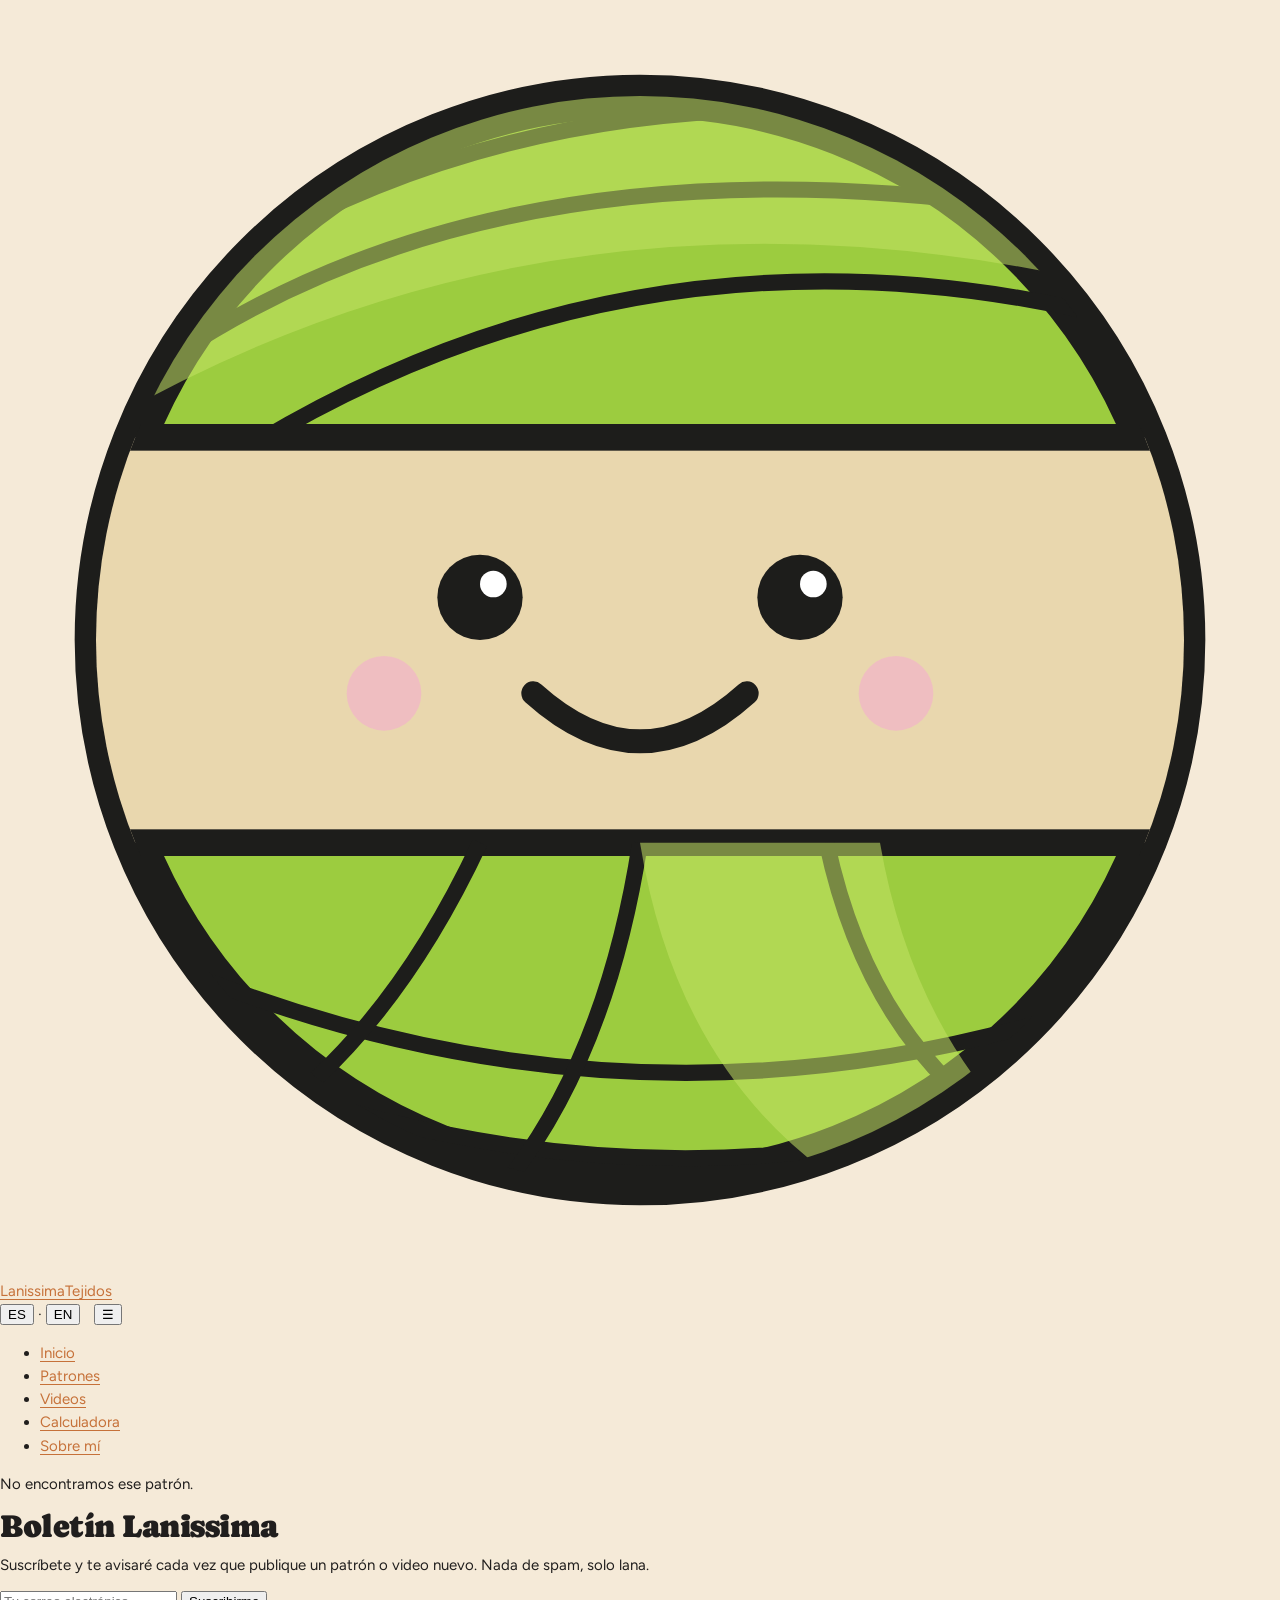
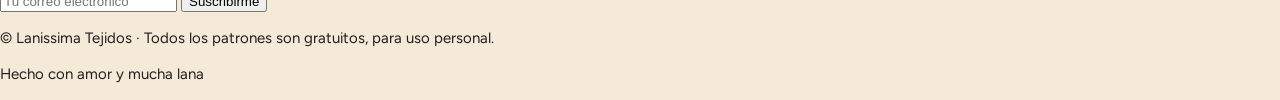
<file: patron.html>
<!DOCTYPE html>
<html lang="es">
<head>
  <meta charset="UTF-8">
  <meta name="viewport" content="width=device-width, initial-scale=1">
  <title>Patrón — Lanissima Tejidos</title>
  <meta name="description" content="Patrón de tejido gratuito de Lanissima Tejidos.">
  <link rel="icon" type="image/svg+xml" href="assets/img/logo-icon.svg">
  <link rel="preconnect" href="https://fonts.googleapis.com">
  <link rel="preconnect" href="https://fonts.gstatic.com" crossorigin>
  <link href="https://fonts.googleapis.com/css2?family=Cormorant+Garamond:ital,wght@0,400;0,500;0,600;1,400&family=Jost:wght@300;400;500&display=swap" rel="stylesheet">
  <link rel="stylesheet" href="assets/css/style.css">
</head>
<body>

  <div class="container">
    <div class="pattern-detail" id="pattern-detail"></div>
  </div>

  <script src="assets/js/i18n.js"></script>
  <script src="assets/js/main.js"></script>
  <script>initPage('patron');</script>
</body>
</html>
</file>
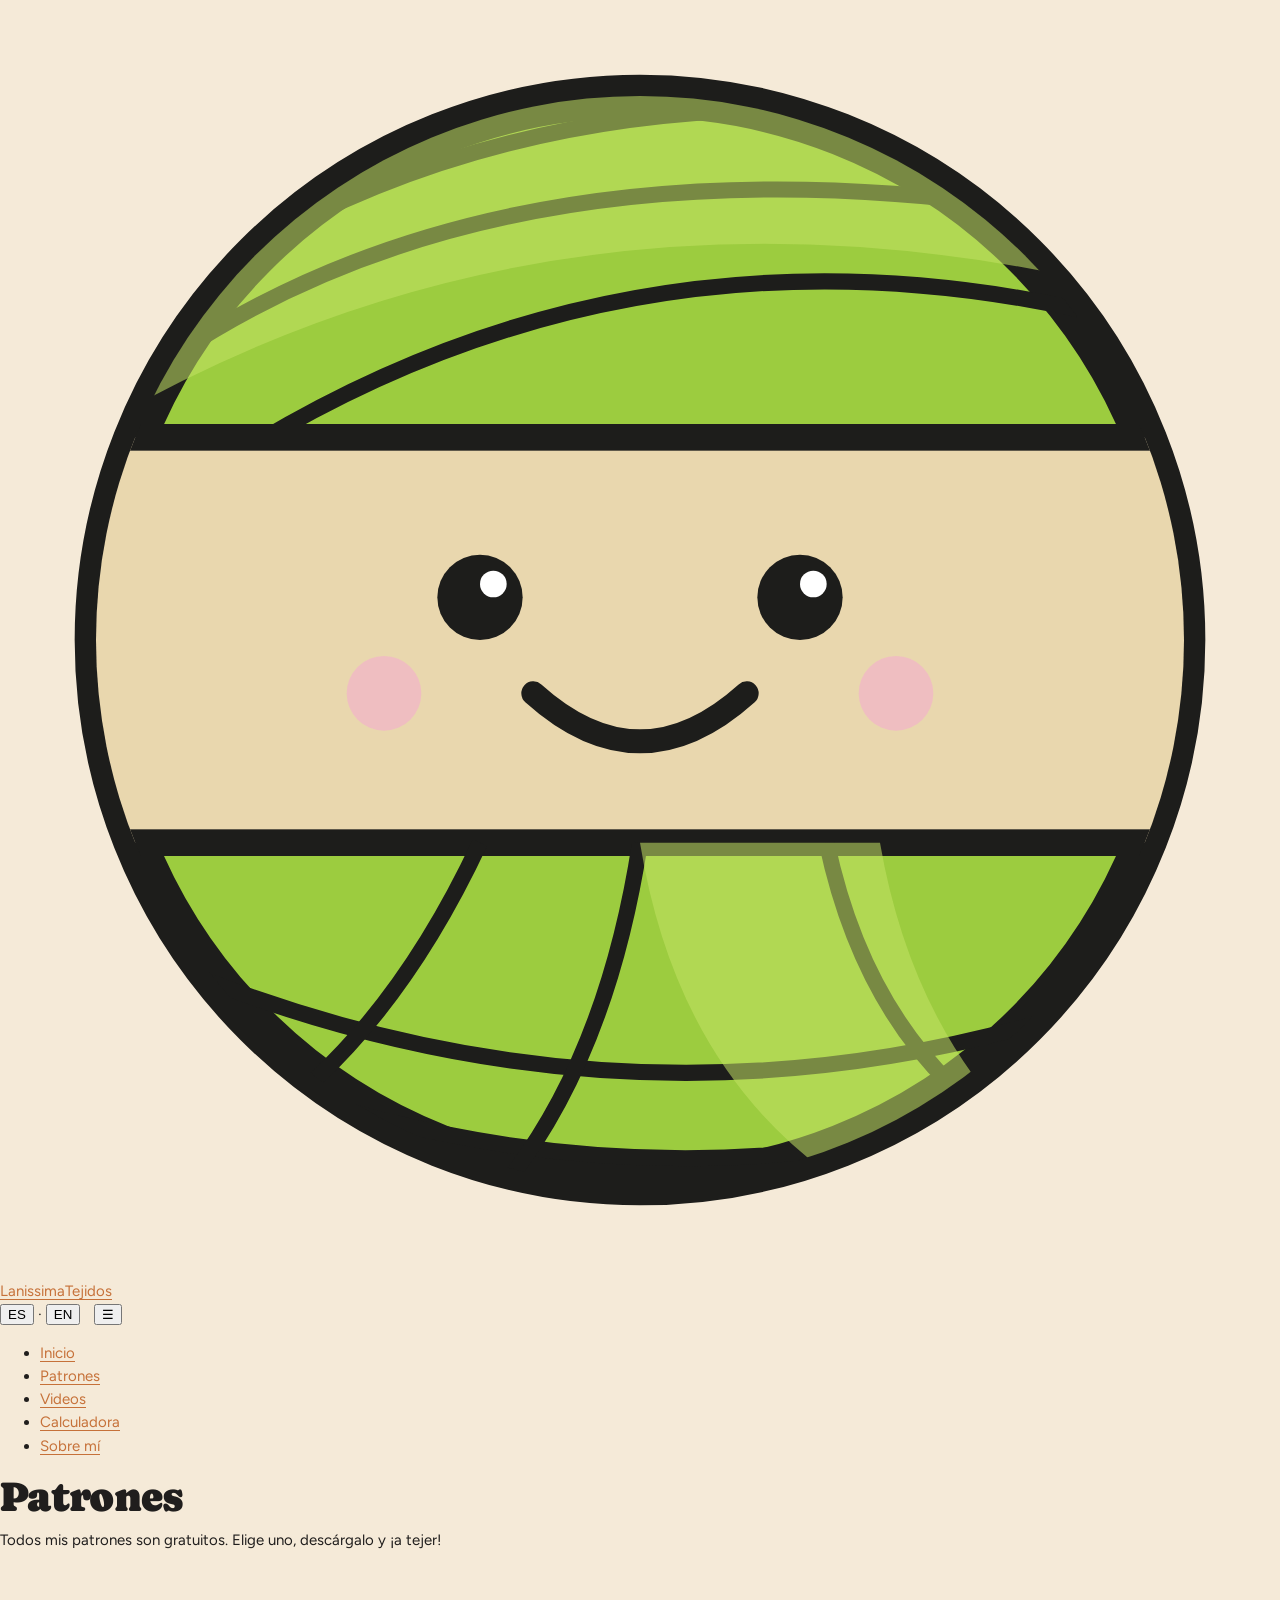
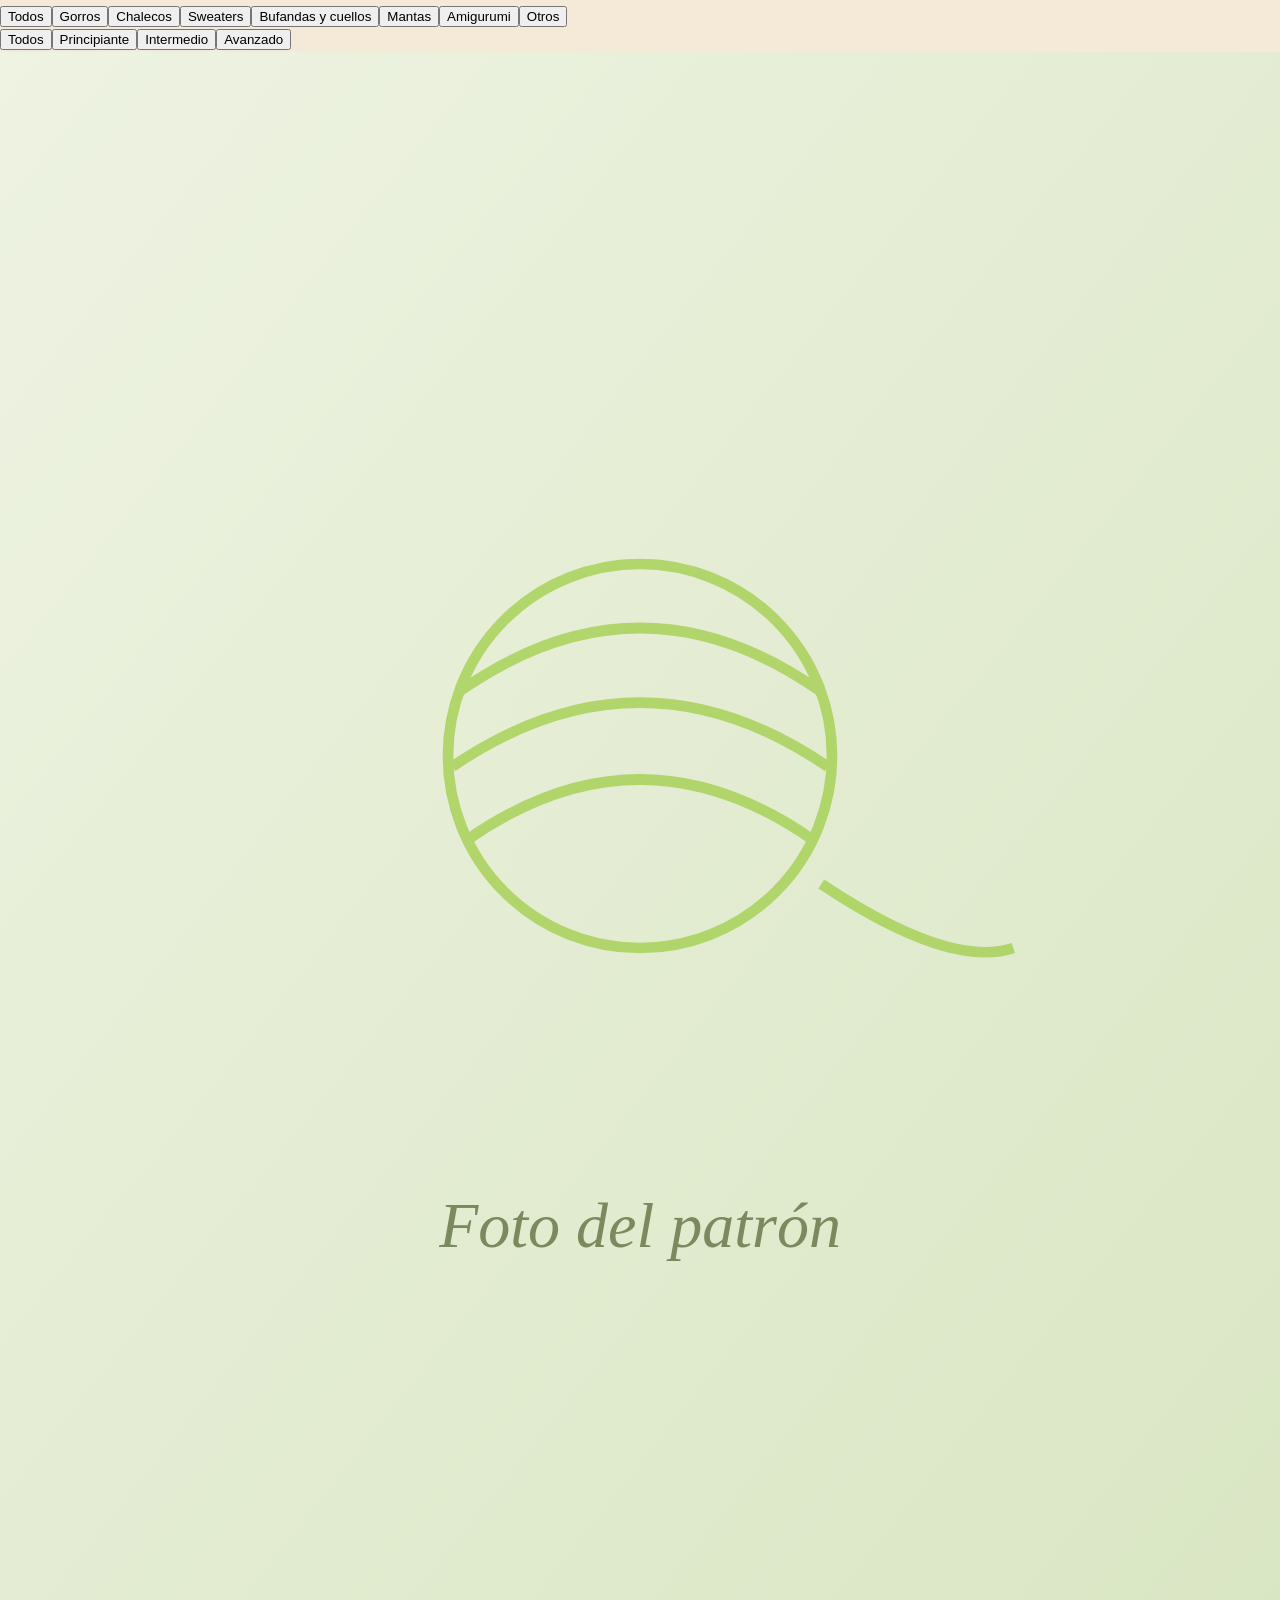
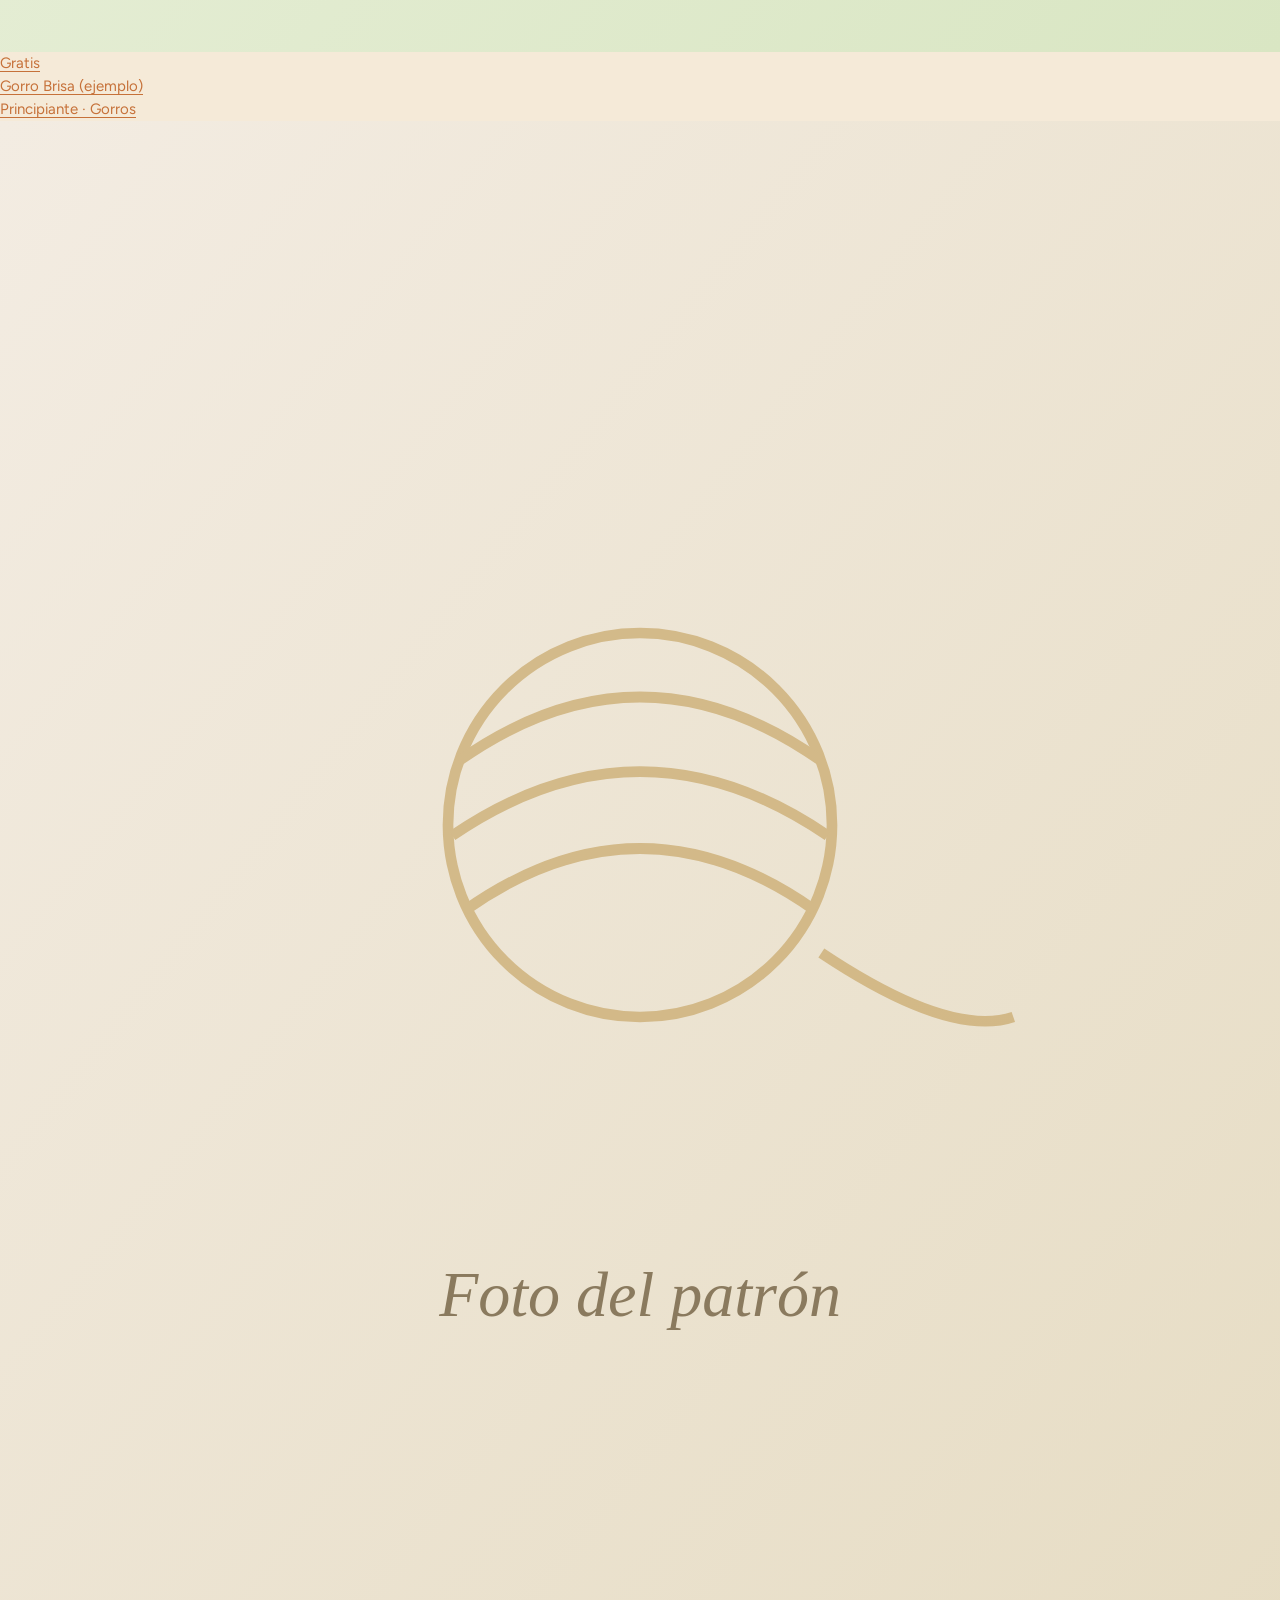
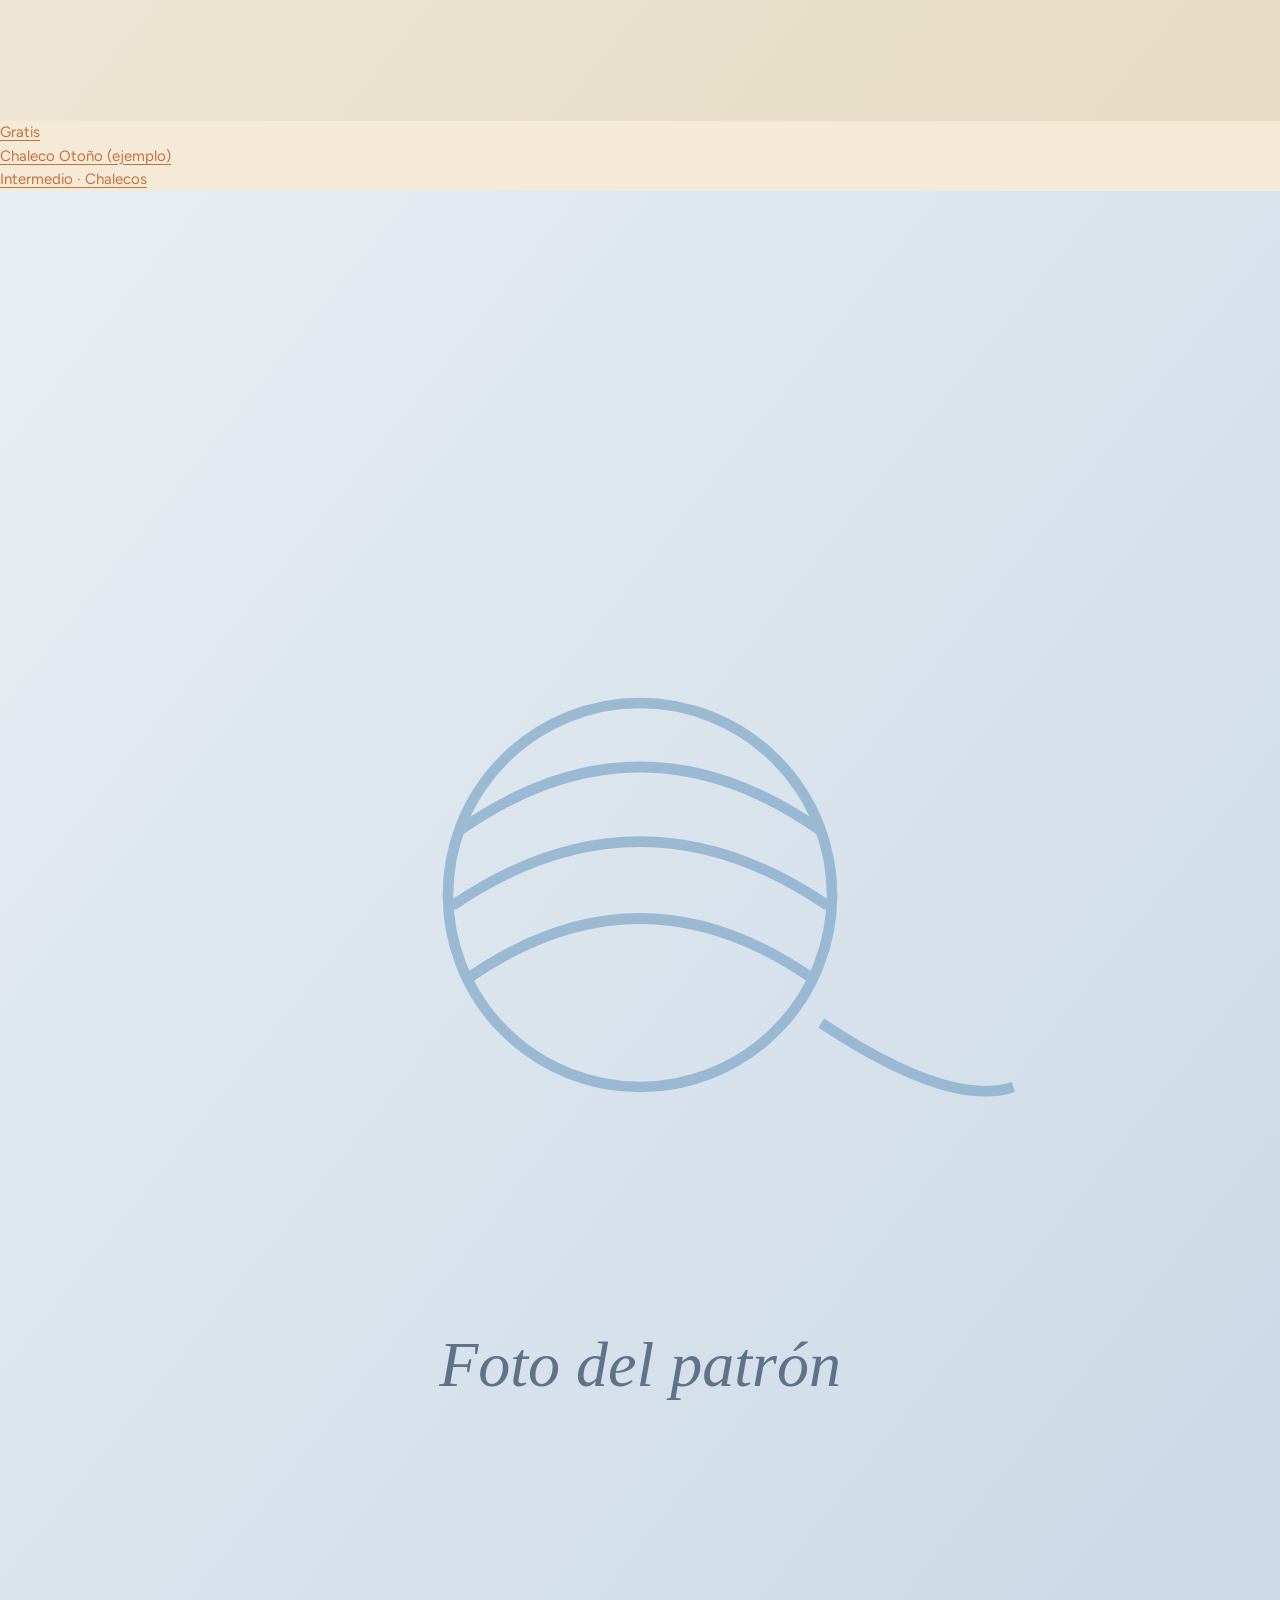
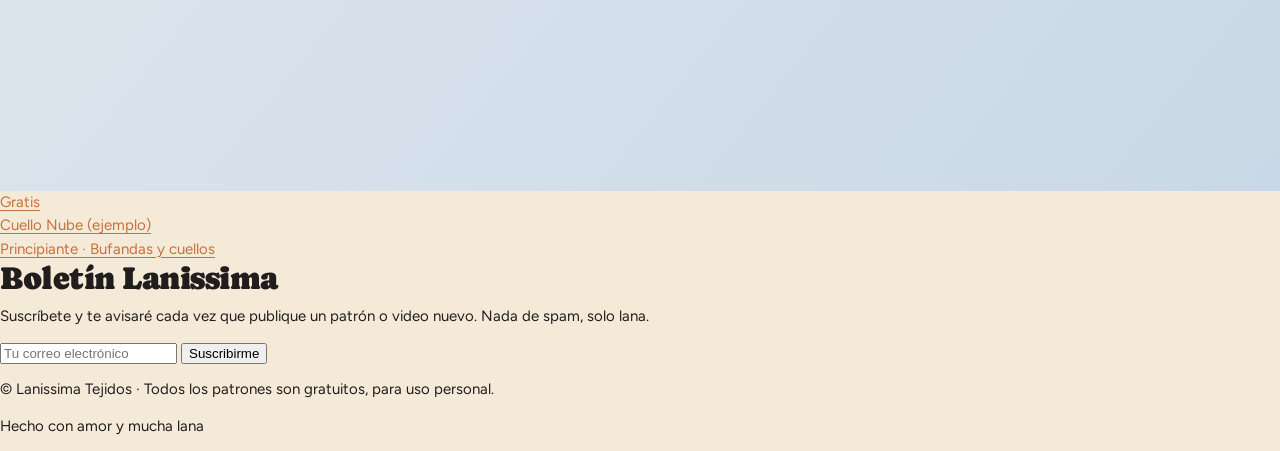
<file: patrones.html>
<!DOCTYPE html>
<html lang="es">
<head>
  <meta charset="UTF-8">
  <meta name="viewport" content="width=device-width, initial-scale=1">
  <title>Patrones — Lanissima Tejidos</title>
  <meta name="description" content="Todos los patrones de tejido de Lanissima, gratuitos y filtrables por categoría y dificultad.">
  <link rel="icon" type="image/svg+xml" href="assets/img/logo-icon.svg">
  <link rel="preconnect" href="https://fonts.googleapis.com">
  <link rel="preconnect" href="https://fonts.gstatic.com" crossorigin>
  <link href="https://fonts.googleapis.com/css2?family=Cormorant+Garamond:ital,wght@0,400;0,500;0,600;1,400&family=Jost:wght@300;400;500&display=swap" rel="stylesheet">
  <link rel="stylesheet" href="assets/css/style.css">
</head>
<body>

  <div class="page-head">
    <h1 data-i18n="patterns.title"></h1>
    <p data-i18n="patterns.subtitle"></p>
  </div>

  <section class="section" style="padding-top:40px">
    <div class="container">
      <div class="filters" id="filter-categories"></div>
      <div class="filters filters-diff" id="filter-difficulty"></div>
      <div class="pattern-grid" id="patterns-grid"></div>
    </div>
  </section>

  <script src="assets/js/i18n.js"></script>
  <script src="assets/js/main.js"></script>
  <script>initPage('patrones');</script>
</body>
</html>
</file>
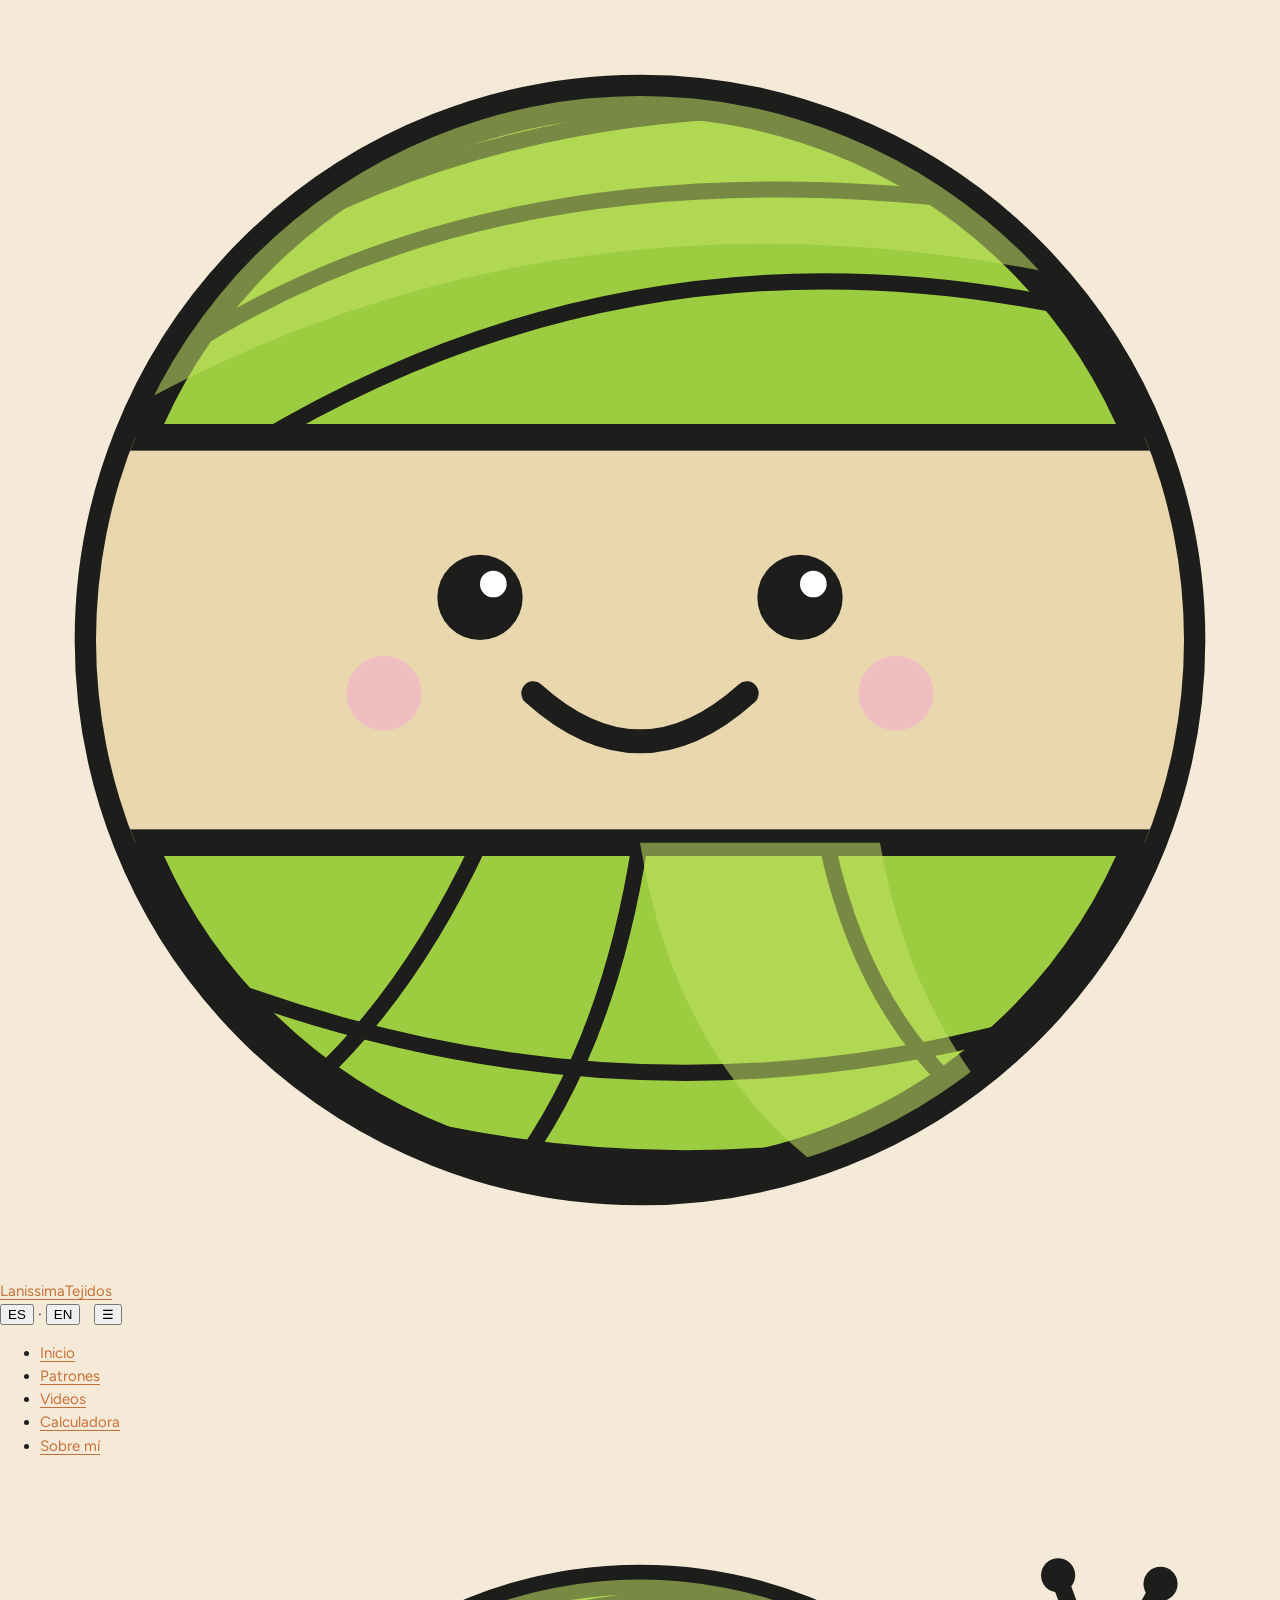
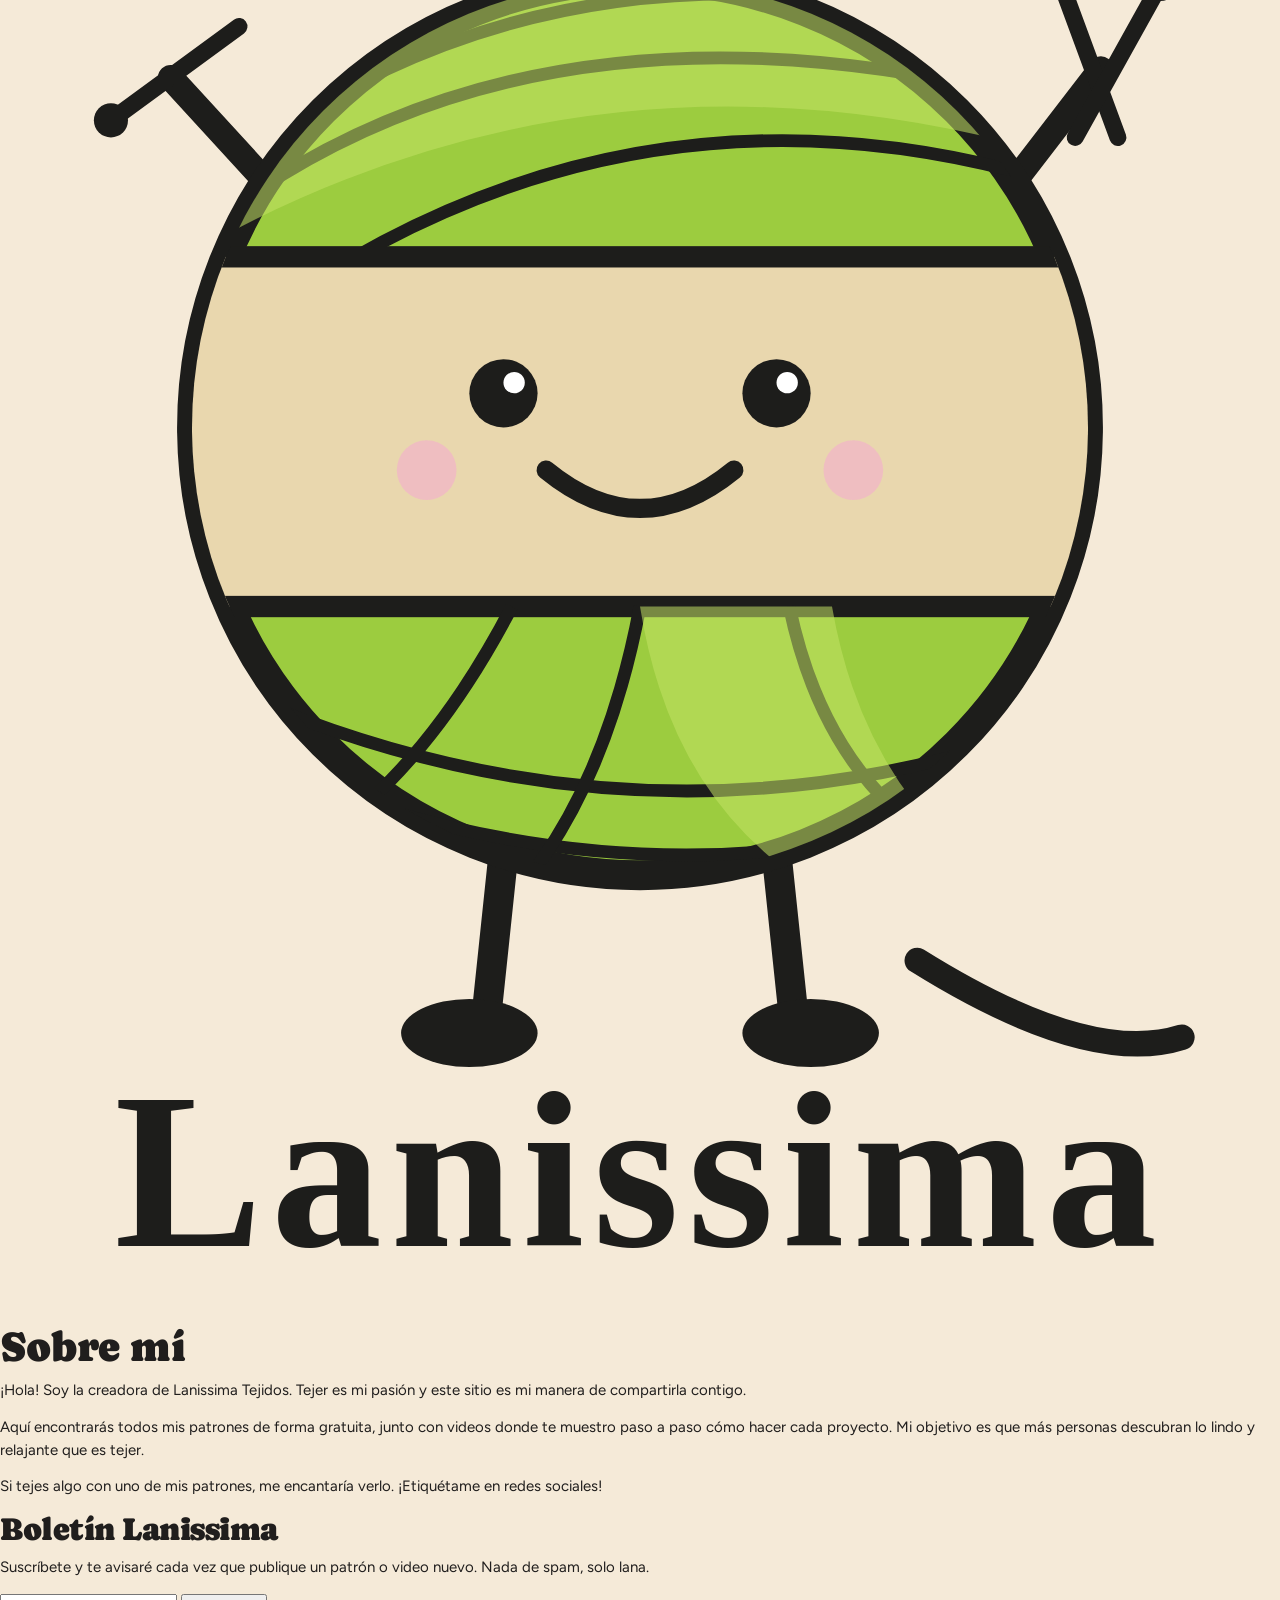
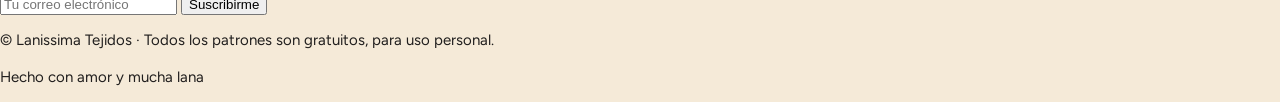
<file: sobre-mi.html>
<!DOCTYPE html>
<html lang="es">
<head>
  <meta charset="UTF-8">
  <meta name="viewport" content="width=device-width, initial-scale=1">
  <title>Sobre mí — Lanissima Tejidos</title>
  <meta name="description" content="Conoce a la creadora de Lanissima Tejidos: patrones y tutoriales de tejido gratuitos.">
  <link rel="icon" type="image/svg+xml" href="assets/img/logo-icon.svg">
  <link rel="preconnect" href="https://fonts.googleapis.com">
  <link rel="preconnect" href="https://fonts.gstatic.com" crossorigin>
  <link href="https://fonts.googleapis.com/css2?family=Cormorant+Garamond:ital,wght@0,400;0,500;0,600;1,400&family=Jost:wght@300;400;500&display=swap" rel="stylesheet">
  <link rel="stylesheet" href="assets/css/style.css">
</head>
<body>

  <div class="container">
    <div class="about-wrap">
      <div class="portrait">
        <img src="assets/img/logo.svg" alt="Lanissima Tejidos">
      </div>
      <div>
        <h1 data-i18n="about.title"></h1>
        <p data-i18n="about.p1"></p>
        <p data-i18n="about.p2"></p>
        <p data-i18n="about.p3"></p>
      </div>
    </div>
  </div>

  <script src="assets/js/i18n.js"></script>
  <script src="assets/js/main.js"></script>
  <script>initPage('sobre-mi');</script>
</body>
</html>
</file>
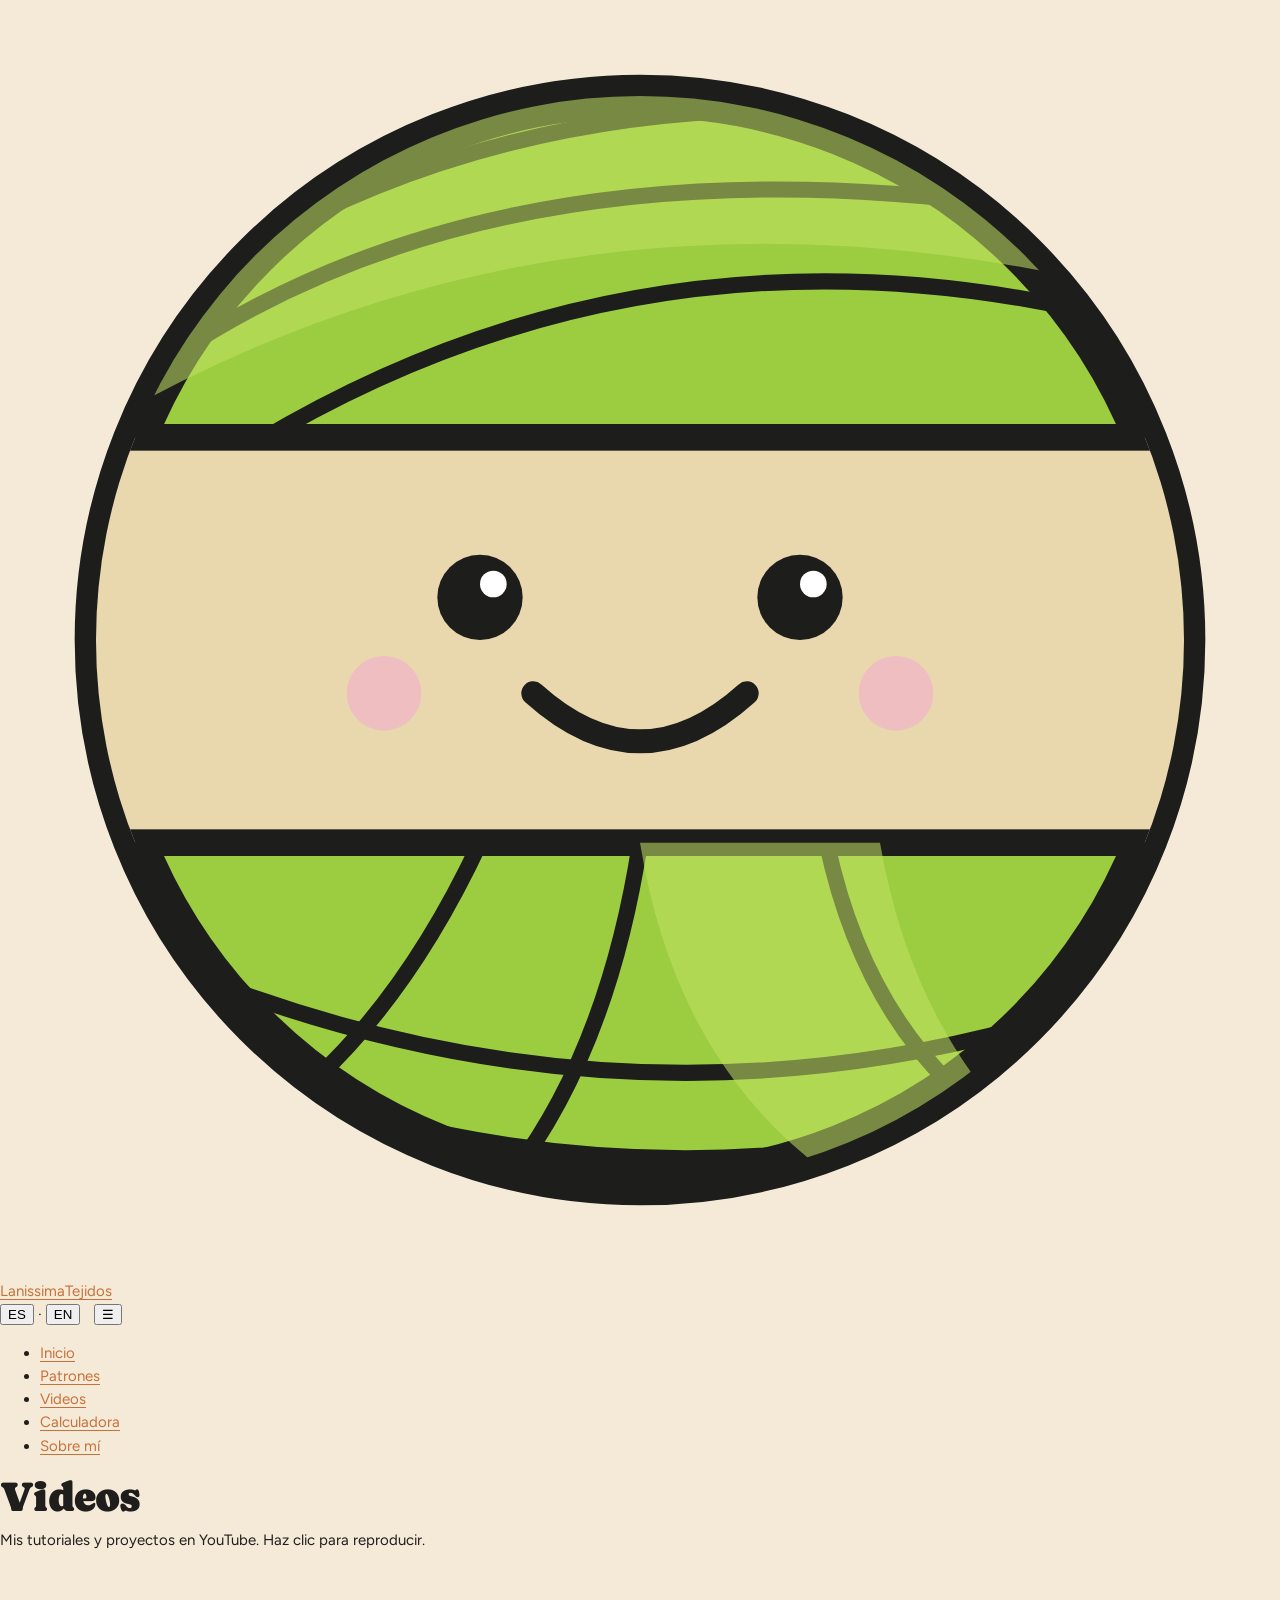
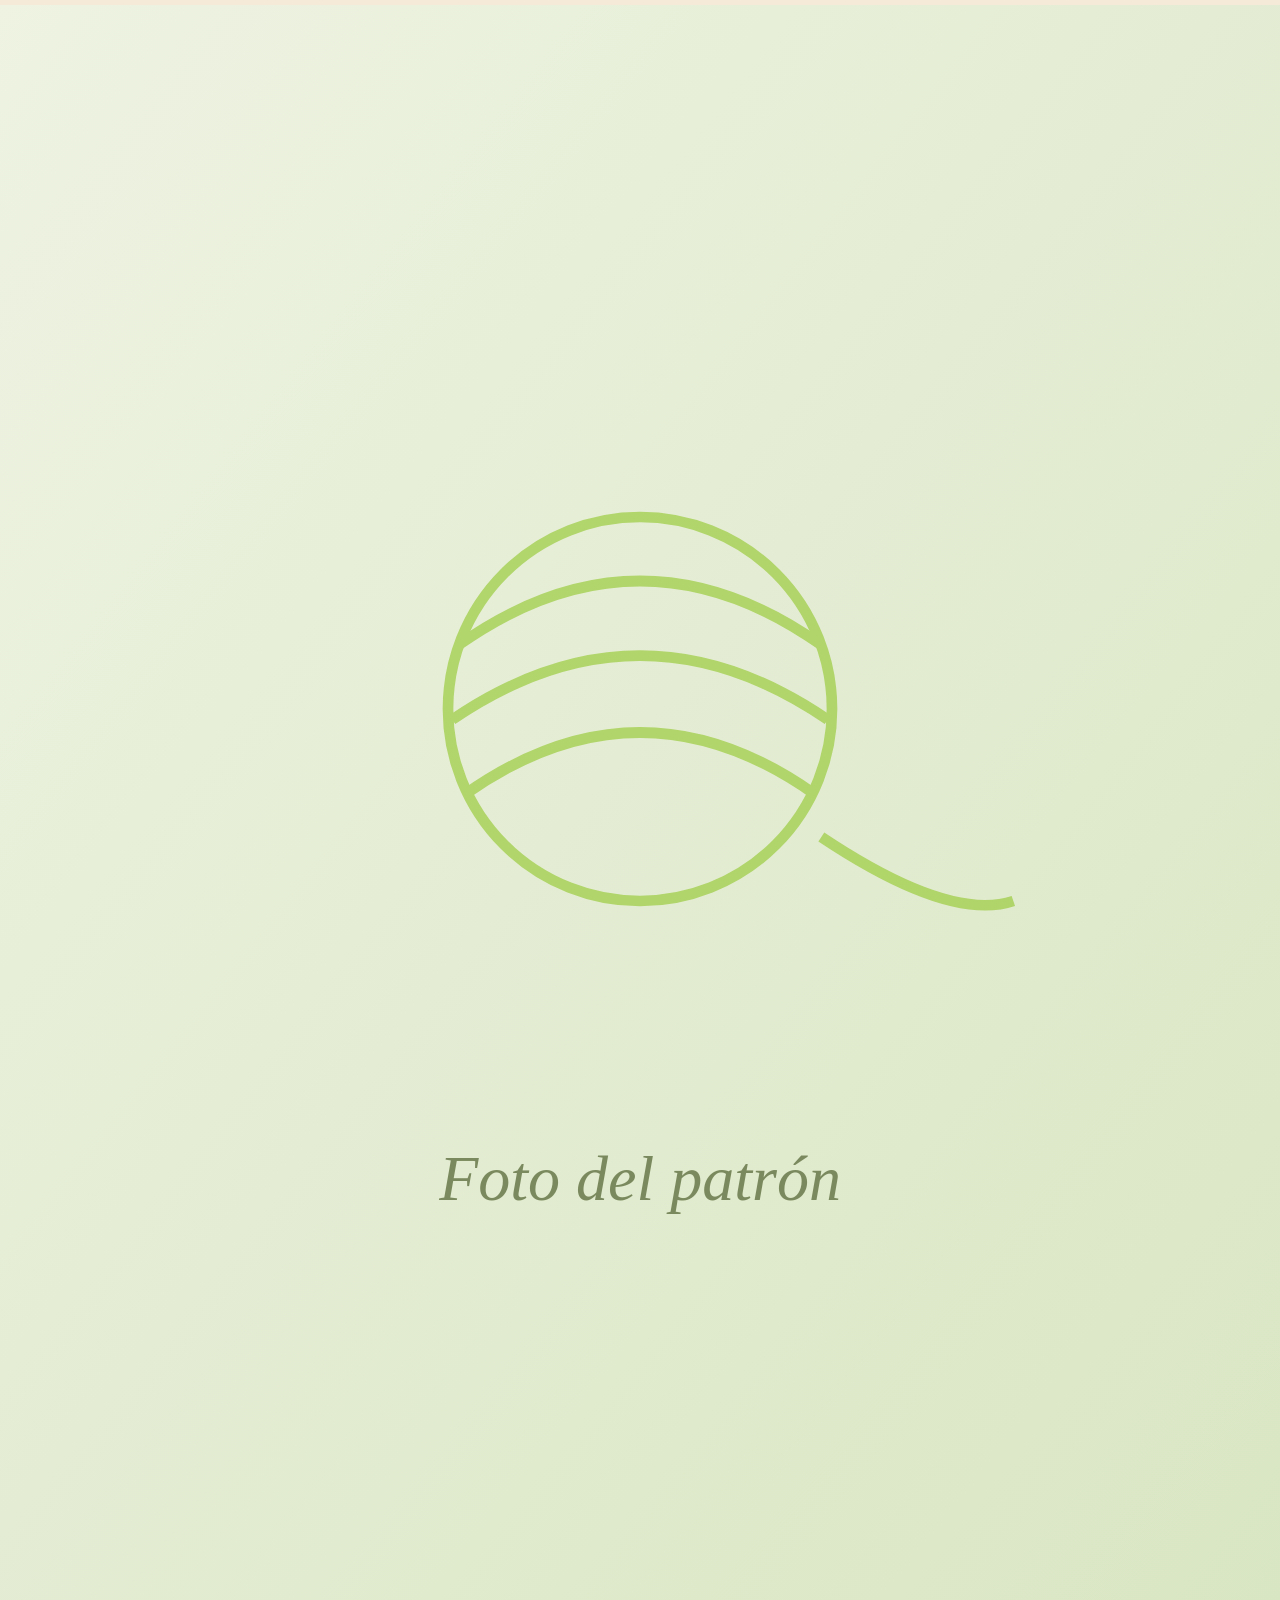
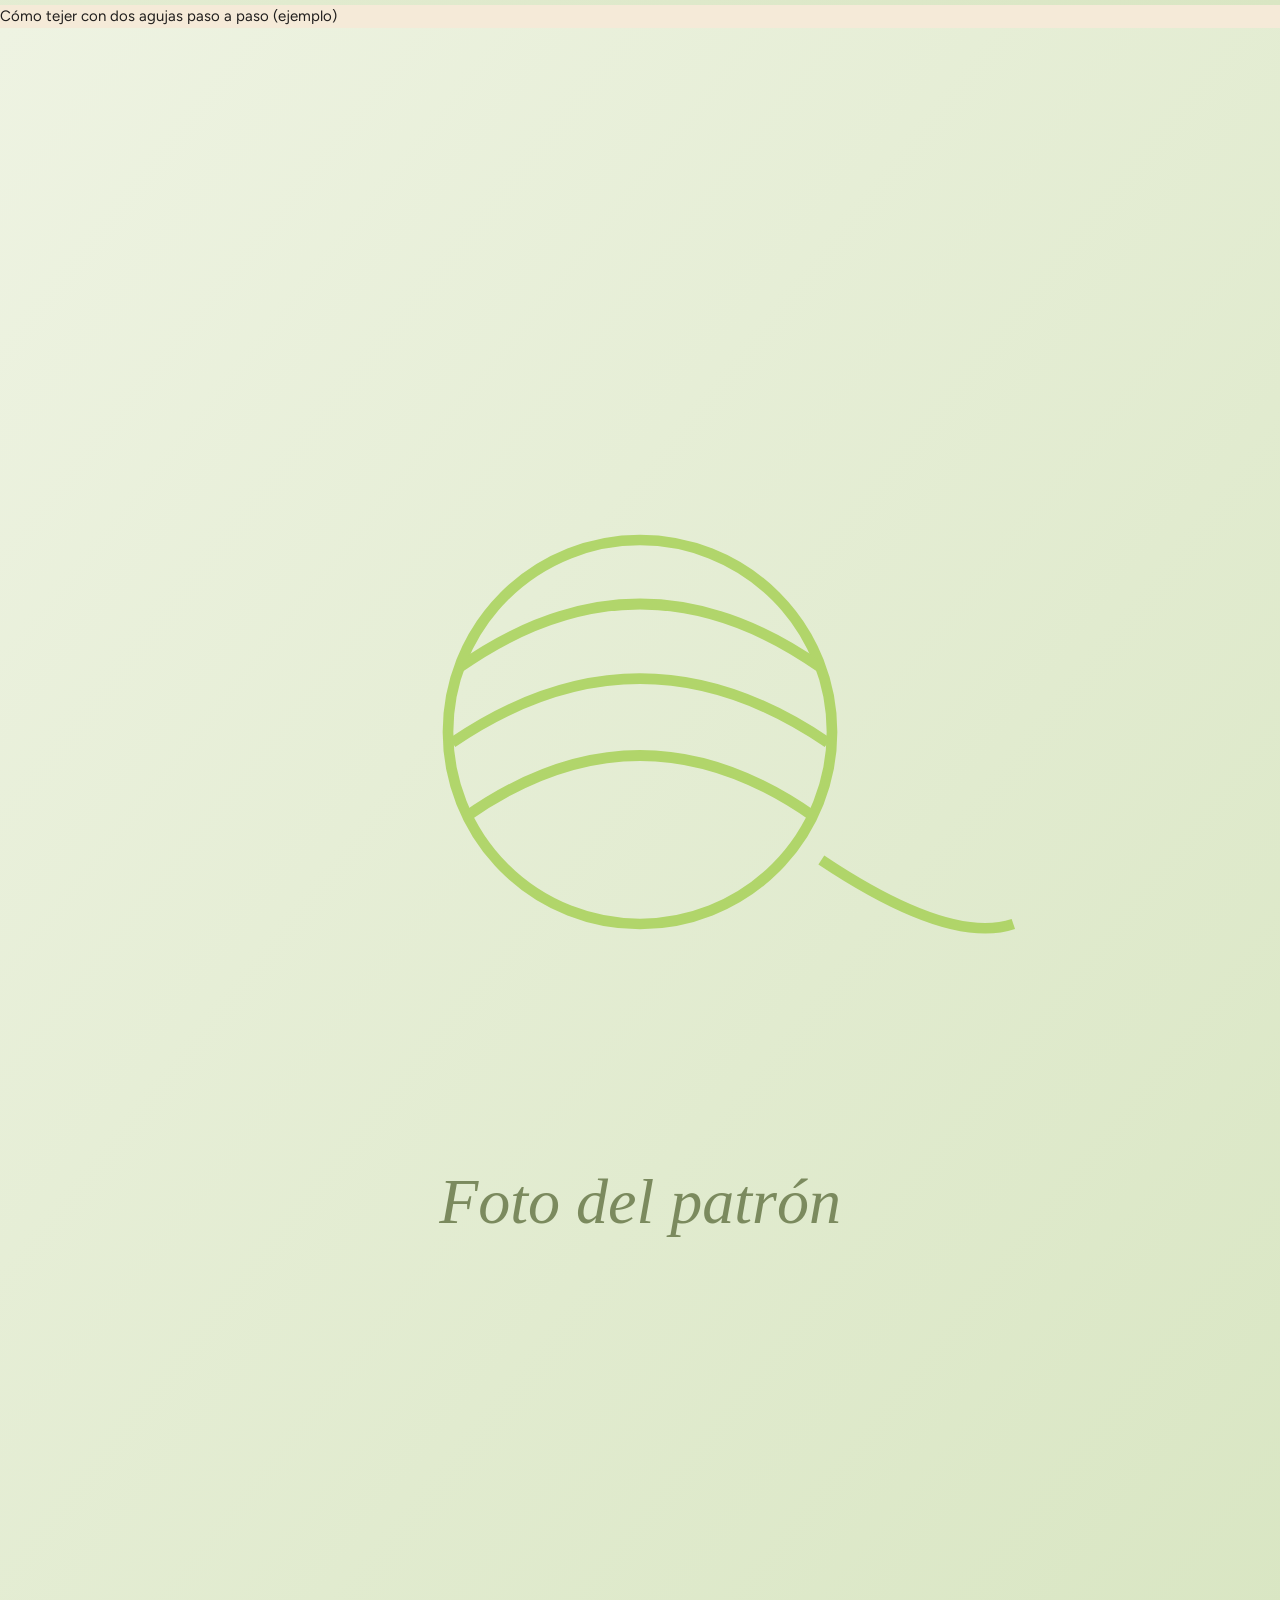
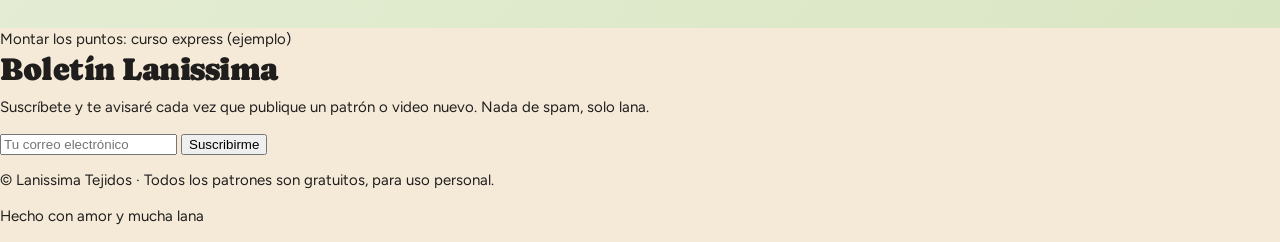
<file: videos.html>
<!DOCTYPE html>
<html lang="es">
<head>
  <meta charset="UTF-8">
  <meta name="viewport" content="width=device-width, initial-scale=1">
  <title>Videos — Lanissima Tejidos</title>
  <meta name="description" content="Videotutoriales de tejido de Lanissima: aprende paso a paso con mis videos de YouTube.">
  <link rel="icon" type="image/svg+xml" href="assets/img/logo-icon.svg">
  <link rel="preconnect" href="https://fonts.googleapis.com">
  <link rel="preconnect" href="https://fonts.gstatic.com" crossorigin>
  <link href="https://fonts.googleapis.com/css2?family=Cormorant+Garamond:ital,wght@0,400;0,500;0,600;1,400&family=Jost:wght@300;400;500&display=swap" rel="stylesheet">
  <link rel="stylesheet" href="assets/css/style.css">
</head>
<body>

  <div class="page-head">
    <h1 data-i18n="videos.title"></h1>
    <p data-i18n="videos.subtitle"></p>
  </div>

  <section class="section" style="padding-top:40px">
    <div class="container">
      <div class="video-grid" id="videos-grid"></div>
    </div>
  </section>

  <script src="assets/js/i18n.js"></script>
  <script src="assets/js/main.js"></script>
  <script>initPage('videos');</script>
</body>
</html>
</file>
<file: assets/css/style.css>
/* Organic — design-system tokens and component classes. This file is the source of truth for the system's look; retune it here and see readme.md. */
@import url('https://fonts.googleapis.com/css2?family=Caprasimo:wght@400&family=Figtree:wght@400;600;700&display=swap');

:root {
  --color-bg: #f5ead8;
  --color-surface: #ebddc5;
  --color-text: #201e1d;
  --color-accent: #c67139;
  --color-accent-2: #7a8a5e;
  --color-divider: color-mix(in srgb, #201e1d 16%, transparent);

  /* Tonal ramps — generated in OKLCH on one shared lightness scale, so the
     same step of any role matches the others in visual value. */
  --color-neutral-100: #f9f4ed;
  --color-neutral-200: #eee7db;
  --color-neutral-300: #dcd3c4;
  --color-neutral-400: #c0b6a5;
  --color-neutral-500: #a19786;
  --color-neutral-600: #82796a;
  --color-neutral-700: #645c50;
  --color-neutral-800: #474238;
  --color-neutral-900: #2e2b25;

  --color-accent-100: #fff2eb;
  --color-accent-200: #ffe1d0;
  --color-accent-300: #ffc6a5;
  --color-accent-400: #f6a06b;
  --color-accent-500: #d67f48;
  --color-accent-600: #b2622d;
  --color-accent-700: #8c491a;
  --color-accent-800: #643312;
  --color-accent-900: #402310;

  --color-accent-2-100: #f0fae1;
  --color-accent-2-200: #e1eecc;
  --color-accent-2-300: #ccdbb2;
  --color-accent-2-400: #aebf92;
  --color-accent-2-500: #8fa073;
  --color-accent-2-600: #728157;
  --color-accent-2-700: #56633f;
  --color-accent-2-800: #3d472b;
  --color-accent-2-900: #272e1b;

  --font-heading: "Caprasimo", system-ui, sans-serif;
  --font-heading-weight: 400;
  --font-body: "Figtree", system-ui, sans-serif;

  --space-1: 4.4px;
  --space-2: 8.8px;
  --space-3: 13.2px;
  --space-4: 17.6px;
  --space-6: 26.4px;
  --space-8: 35.2px;

  --radius-sm: 8px;
  --radius-md: 16px;
  --radius-lg: 28px;

  /* Elevation — derived from the ground: soft ink-tinted shadows on a
     light theme, a hairline edge + ambient darkness on a dark one. */
  --shadow-sm: 0 1px 2px color-mix(in srgb, #2e2b25 14%, transparent);
  --shadow-md: 0 3px 10px color-mix(in srgb, #2e2b25 16%, transparent);
  --shadow-lg: 0 12px 32px color-mix(in srgb, #2e2b25 22%, transparent);
}

body {
  background: var(--color-bg);
  color: var(--color-text);
  font-family: var(--font-body);
}
h1, h2, h3, h4 { font-family: var(--font-heading); font-weight: var(--font-heading-weight); }

.washed{filter:saturate(0.6) contrast(0.85) brightness(1.1) opacity(0.94)}

/* ══════════════════════════════════════════════════════════════════════════
   Components — built with the tokens above. Plain CSS
   on plain HTML: no JavaScript, no build step. Each class is documented in
   readme.md and demonstrated in foundations/ and components/.
   ══════════════════════════════════════════════════════════════════════ */

*, *::before, *::after { box-sizing: border-box; }
body { margin: 0; font-size: 15px; line-height: 1.55; font-weight: 400; }
h1, h2, h3, h4, h5, h6 {
  font-family: var(--font-heading); font-weight: var(--font-heading-weight);
  line-height: 1.12; letter-spacing: -0.015em; margin: 0 0 var(--space-2);
}
h1 { font-size: 42px; }
h2 { font-size: 32px; }
h3 { font-size: 25px; }
h4 { font-size: 20px; }
h5 { font-size: 16px; }
h6 { font-size: 13px; }
h6 { letter-spacing: 0.08em; text-transform: uppercase; }
p { margin: 0 0 var(--space-3); }
a { color: var(--color-accent); text-underline-offset: 3px; }
img { display: block; max-width: 100%; }
figure { margin: 0; }
figcaption {
  font-size: 11px; margin-top: var(--space-1);
  color: color-mix(in srgb, var(--color-text) 55%, transparent);
}
.text-muted { color: color-mix(in srgb, var(--color-text) 55%, transparent); }
:focus { outline: none; }
:focus-visible { outline: 2px solid var(--color-accent); outline-offset: 2px; }
::selection { background: color-mix(in srgb, var(--color-accent) 30%, transparent); }

/* — rules — */
.hr {
  height: 1px; border: 0; margin: var(--space-4) 0;
  background: var(--color-divider);
}

/* — buttons — */
.btn {
  display: inline-flex; align-items: center; justify-content: center; gap: 6px;
  cursor: pointer; text-decoration: none;
  font-family: var(--font-heading); font-weight: var(--font-heading-weight);
  font-size: 14px; line-height: 1.2; color: var(--color-text); /* matches the .input's 14px —
     the pair sits side by side in sign-up rows */
  background: transparent; border: 1px solid transparent;
  padding: var(--space-2) calc(var(--space-3) * 1.2);
  border-radius: var(--radius-md);
}
.btn svg { display: block; }
.btn:disabled { opacity: 0.45; cursor: not-allowed; }
.btn-primary { background: var(--color-accent); color: var(--color-bg); }
.btn-primary:hover { background: var(--color-accent-600); }
.btn-primary:active { background: var(--color-accent-700); }
.btn-secondary { border-color: var(--color-divider); }
.btn-secondary:hover { background: color-mix(in srgb, var(--color-text) 7%, transparent); }
.btn-secondary:active { background: color-mix(in srgb, var(--color-text) 14%, transparent); }
.btn-ghost { color: var(--color-accent); padding-inline: var(--space-1); }
.btn-ghost:hover { background: color-mix(in srgb, var(--color-accent) 10%, transparent); }
.btn-ghost:active { background: color-mix(in srgb, var(--color-accent) 18%, transparent); }
.btn-icon { width: 36px; height: 36px; padding: 0; }
.btn-block { width: 100%; margin-top: var(--space-2); }

/* — forms — */
.field > label {
  display: block; font-size: 12px; margin-bottom: 5px;
  color: color-mix(in srgb, var(--color-text) 70%, transparent);
}
.input {
  width: 100%; min-height: 36px; padding: 6px 10px; font: inherit;
  font-size: 14px; color: var(--color-text); caret-color: var(--color-accent);
  background: var(--color-surface);
  border: 1px solid var(--color-divider); border-radius: var(--radius-md);
}
.input:hover { border-color: color-mix(in srgb, var(--color-text) 45%, transparent); }
.input:focus-visible { border-color: var(--color-accent); outline-offset: 0; }
textarea.input { min-height: 90px; resize: vertical; }
.radio { display: inline-flex; align-items: center; gap: 8px; cursor: pointer; font-size: 14px; }
.radio input, .seg-opt input {
  position: absolute; opacity: 0; width: 0; height: 0; pointer-events: none;
}
.radio .dot {
  width: 16px; height: 16px; flex: none; border-radius: 50%;
  border: 1.5px solid var(--color-divider);
}
.radio:hover .dot { border-color: var(--color-accent); }
.radio input:checked + .dot {
  border-color: var(--color-accent); background: var(--color-accent);
  box-shadow: inset 0 0 0 4px var(--color-bg);
}
.radio input:focus-visible + .dot { outline: 2px solid var(--color-accent); outline-offset: 2px; }
.seg {
  display: inline-flex; overflow: hidden;
  border: 1px solid var(--color-divider); border-radius: var(--radius-md);
}
.seg-opt {
  display: inline-flex; align-items: center; gap: 6px;
  padding: 7px 12px; font-size: 13px; cursor: pointer;
}
.seg-opt + .seg-opt { border-left: 1px solid var(--color-divider); }
.seg-opt:has(input:checked) { background: var(--color-accent); color: var(--color-bg); }
.seg-opt:not(:has(input:checked)):hover { background: color-mix(in srgb, var(--color-text) 7%, transparent); }
.seg-opt:has(input:focus-visible) { outline: 2px solid var(--color-accent); outline-offset: -2px; }

/* — cards — */
.card {
  display: flex; flex-direction: column; gap: var(--space-2);
  padding: var(--space-3); border-radius: var(--radius-md); background: var(--color-surface);
}
.card-kicker { font-size: 10px; letter-spacing: 0.1em; text-transform: uppercase; color: var(--color-accent); }
.card-title {
  font-family: var(--font-heading); font-weight: var(--font-heading-weight);
  font-size: 17px; line-height: 1.2;
}
.card-body { margin: 0; font-size: 13px; opacity: 0.8; flex: 1; }
.card-meta {
  display: flex; align-items: center; gap: 6px; font-size: 11px;
  color: color-mix(in srgb, var(--color-text) 50%, transparent);
}
.elev-sm { box-shadow: var(--shadow-sm); }
.elev-md { box-shadow: var(--shadow-md); }
.elev-lg { box-shadow: var(--shadow-lg); }

/* — tags — */
.tag {
  display: inline-flex; align-items: center; font-size: 11px;
  letter-spacing: 0.02em; padding: 3px 10px;
  border-radius: calc(var(--radius-md) * 0.75);
}
.tag-accent { background: var(--color-accent-100); color: var(--color-accent-800); }
.tag-accent-2 { background: var(--color-accent-2-100); color: var(--color-accent-2-800); }
.tag-neutral { background: var(--color-neutral-100); color: var(--color-neutral-800); }
.tag-outline { border: 1px solid var(--color-accent); color: var(--color-accent); }

/* — navigation — */
.nav {
  display: flex; align-items: center; gap: var(--space-4);
  padding: var(--space-3) var(--space-4);
  border-bottom: none;
}
.nav-brand {
  font-family: var(--font-heading); font-weight: var(--font-heading-weight);
  font-size: 18px; margin-right: auto;
}
.nav a { color: inherit; text-decoration: none; font-size: 14px; }
.nav a:hover, .nav a[aria-current='page'] { color: var(--color-accent); }

/* — tables — */
.table { width: 100%; border-collapse: collapse; font-size: 14px; }
.table th {
  text-align: left; font-size: 11px; letter-spacing: 0.08em; text-transform: uppercase;
  color: color-mix(in srgb, var(--color-text) 60%, transparent);
  padding: var(--space-2); border-bottom: 1px solid var(--color-divider);
}
.table td {
  padding: var(--space-2);
  border-bottom: 1px solid color-mix(in srgb, var(--color-text) 8%, transparent);
}
.table tbody tr:hover { background: color-mix(in srgb, var(--color-text) 4%, transparent); }

/* — dialog — */
.dialog-backdrop {
  position: fixed; inset: 0; display: grid; place-items: center;
  padding: var(--space-4);
  background: color-mix(in srgb, var(--color-neutral-900) 50%, transparent);
}
.dialog {
  width: min(440px, 100%); display: flex; flex-direction: column; gap: var(--space-3);
  padding: var(--space-4); border-radius: var(--radius-lg);
  background: var(--color-surface); box-shadow: var(--shadow-lg);
}
.dialog-title {
  font-family: var(--font-heading); font-weight: var(--font-heading-weight);
  font-size: 20px;
}
.dialog-body { font-size: 14px; opacity: 0.85; }
.dialog-actions { display: flex; justify-content: flex-end; gap: var(--space-2); margin-top: var(--space-2); }

/* — rounded frame: everything softens, small controls go pill — */
.card, .dialog { border-radius: calc(var(--radius-lg) * 1.15); }
.btn, .tag, .seg, .input { border-radius: 999px; }
.input { padding-inline: 14px; }
</file>
